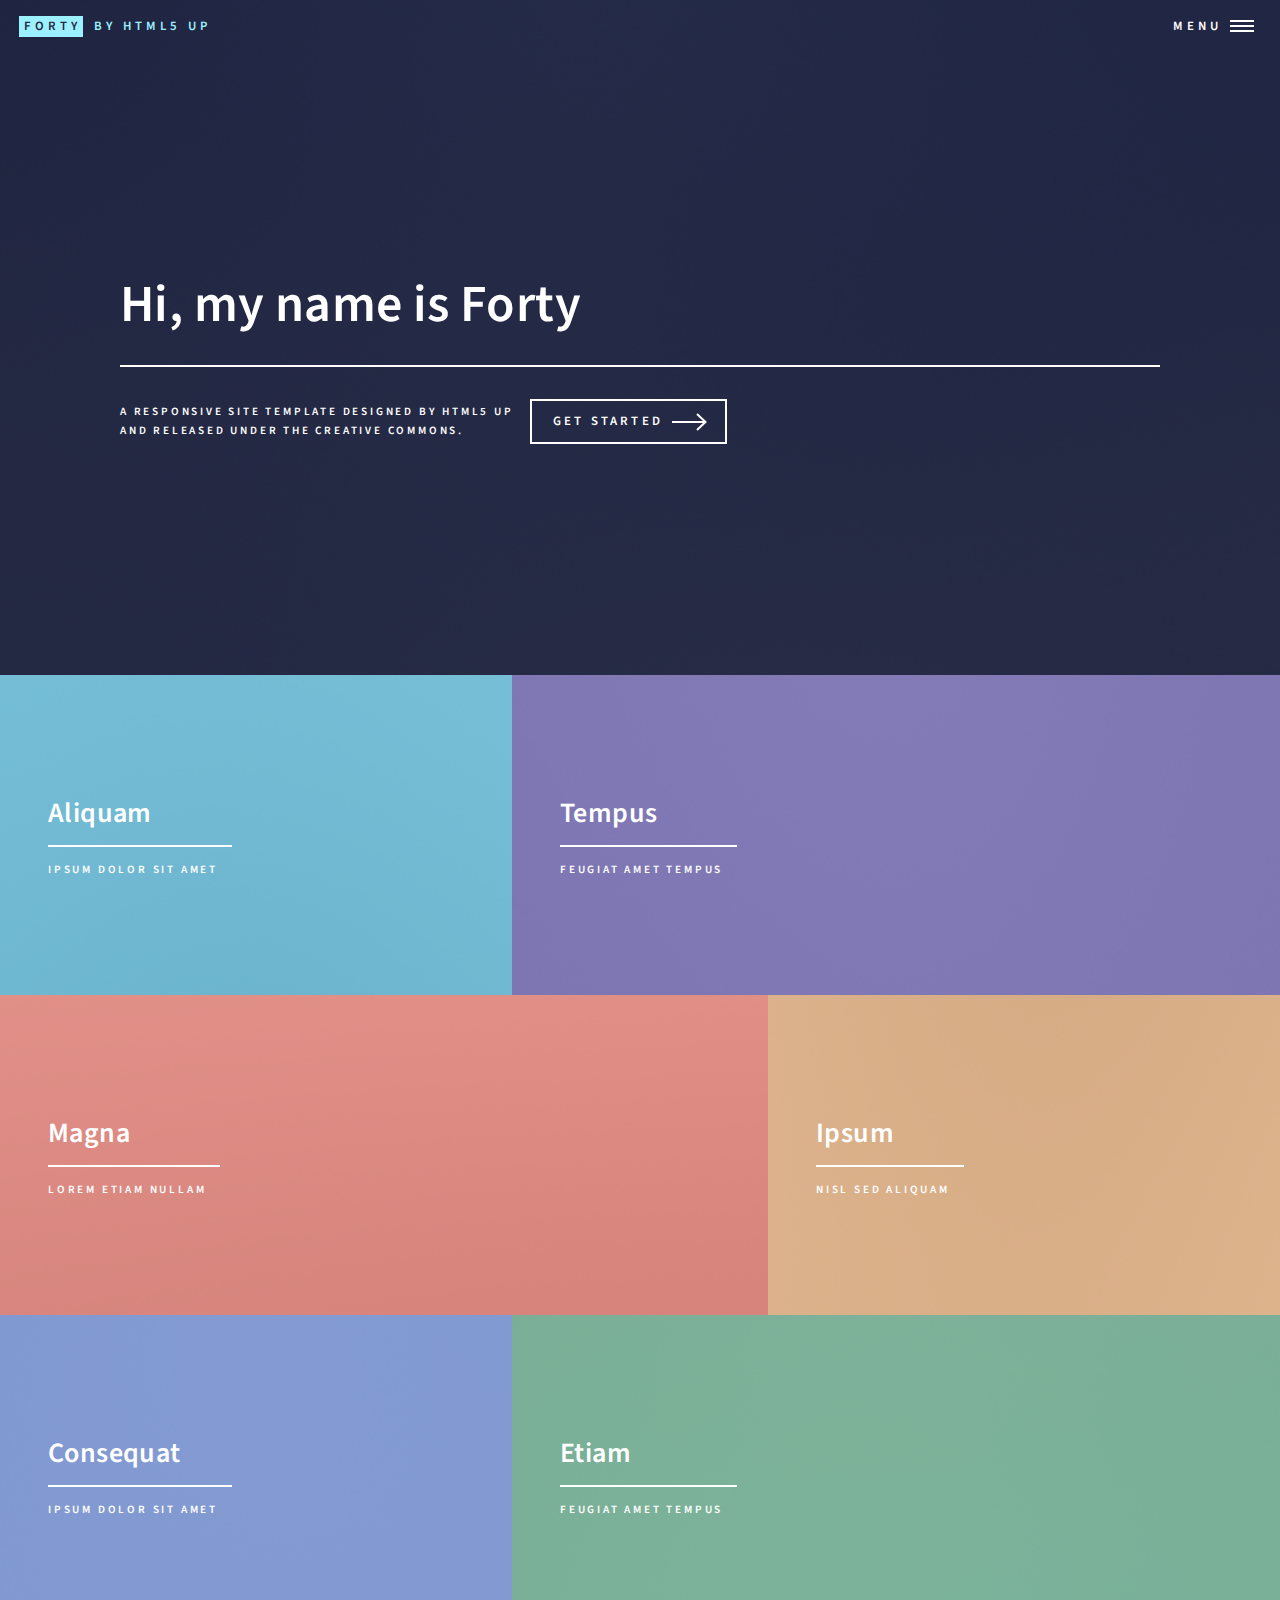
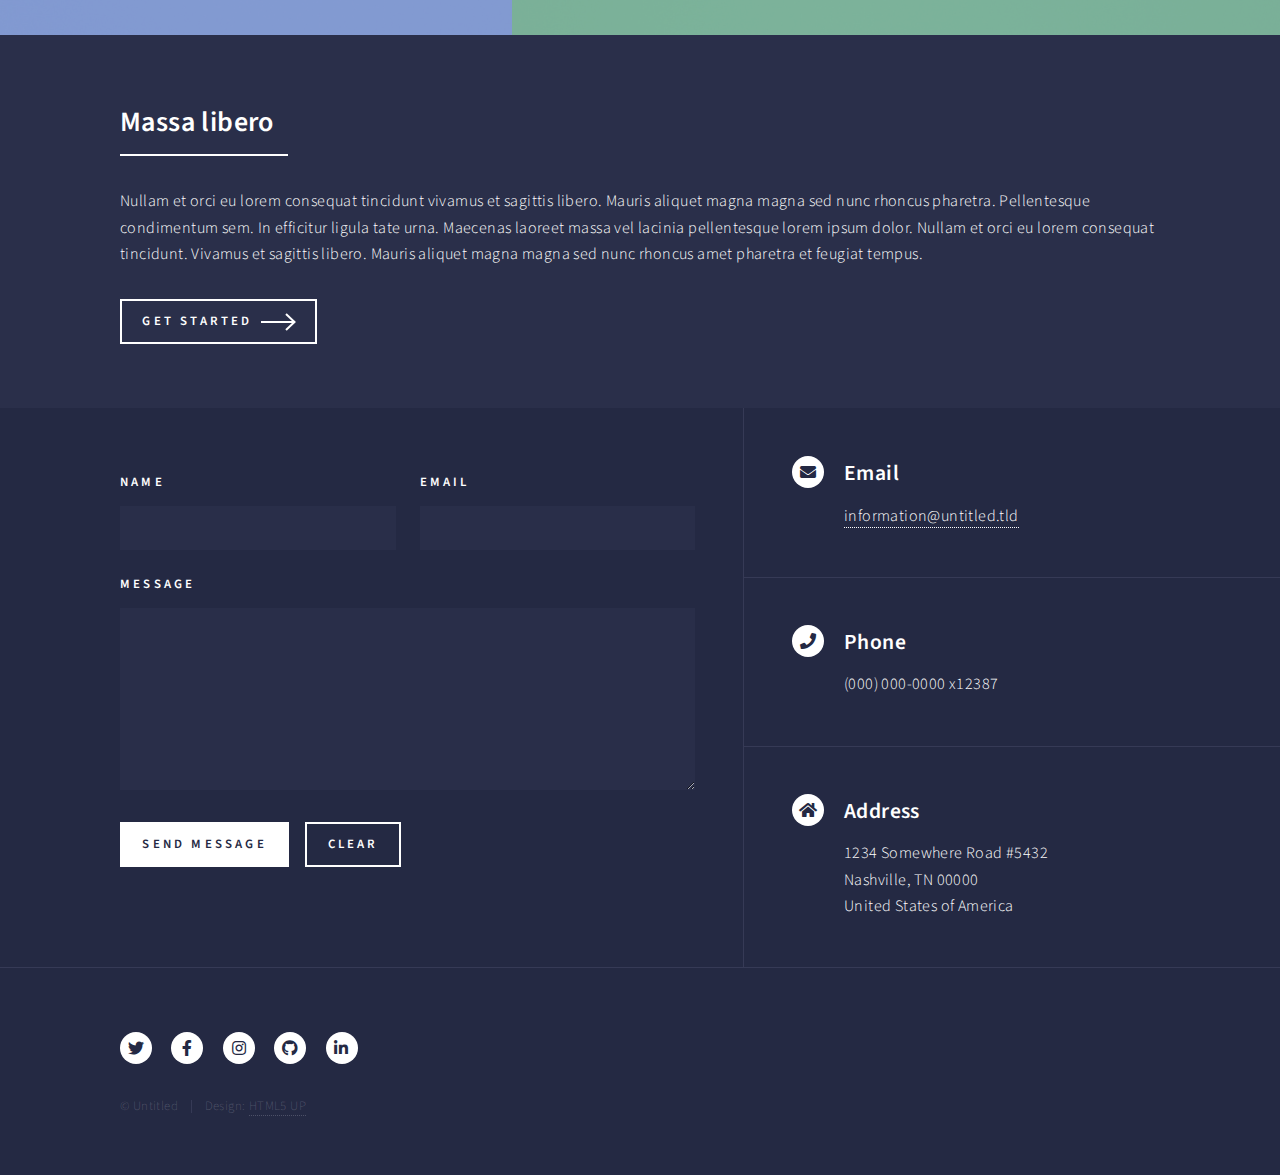
<file: index.html>
<!DOCTYPE HTML>
<!--
	Forty by HTML5 UP
	html5up.net | @ajlkn
	Free for personal and commercial use under the CCA 3.0 license (html5up.net/license)
-->
<html>
	<head>
		<title>Forty by HTML5 UP</title>
		<meta charset="utf-8" />
		<meta name="viewport" content="width=device-width, initial-scale=1, user-scalable=no" />
		<link rel="stylesheet" href="assets/css/main.css" />
		<noscript><link rel="stylesheet" href="assets/css/noscript.css" /></noscript>
	</head>
	<body class="is-preload">

		<!-- Wrapper -->
			<div id="wrapper">

				<!-- Header -->
					<header id="header" class="alt">
						<a href="index.html" class="logo"><strong>Forty</strong> <span>by HTML5 UP</span></a>
						<nav>
							<a href="#menu">Menu</a>
						</nav>
					</header>

				<!-- Menu -->
					<nav id="menu">
						<ul class="links">
							<li><a href="index.html">Home</a></li>
							<li><a href="landing.html">Landing</a></li>
							<li><a href="generic.html">Generic</a></li>
							<li><a href="elements.html">Elements</a></li>
						</ul>
						<ul class="actions stacked">
							<li><a href="#" class="button primary fit">Get Started</a></li>
							<li><a href="#" class="button fit">Log In</a></li>
						</ul>
					</nav>

				<!-- Banner -->
					<section id="banner" class="major">
						<div class="inner">
							<header class="major">
								<h1>Hi, my name is Forty</h1>
							</header>
							<div class="content">
								<p>A responsive site template designed by HTML5 UP<br />
								and released under the Creative Commons.</p>
								<ul class="actions">
									<li><a href="#one" class="button next scrolly">Get Started</a></li>
								</ul>
							</div>
						</div>
					</section>

				<!-- Main -->
					<div id="main">

						<!-- One -->
							<section id="one" class="tiles">
								<article>
									<span class="image">
										<img src="images/pic01.jpg" alt="" />
									</span>
									<header class="major">
										<h3><a href="landing.html" class="link">Aliquam</a></h3>
										<p>Ipsum dolor sit amet</p>
									</header>
								</article>
								<article>
									<span class="image">
										<img src="images/pic02.jpg" alt="" />
									</span>
									<header class="major">
										<h3><a href="landing.html" class="link">Tempus</a></h3>
										<p>feugiat amet tempus</p>
									</header>
								</article>
								<article>
									<span class="image">
										<img src="images/pic03.jpg" alt="" />
									</span>
									<header class="major">
										<h3><a href="landing.html" class="link">Magna</a></h3>
										<p>Lorem etiam nullam</p>
									</header>
								</article>
								<article>
									<span class="image">
										<img src="images/pic04.jpg" alt="" />
									</span>
									<header class="major">
										<h3><a href="landing.html" class="link">Ipsum</a></h3>
										<p>Nisl sed aliquam</p>
									</header>
								</article>
								<article>
									<span class="image">
										<img src="images/pic05.jpg" alt="" />
									</span>
									<header class="major">
										<h3><a href="landing.html" class="link">Consequat</a></h3>
										<p>Ipsum dolor sit amet</p>
									</header>
								</article>
								<article>
									<span class="image">
										<img src="images/pic06.jpg" alt="" />
									</span>
									<header class="major">
										<h3><a href="landing.html" class="link">Etiam</a></h3>
										<p>Feugiat amet tempus</p>
									</header>
								</article>
							</section>

						<!-- Two -->
							<section id="two">
								<div class="inner">
									<header class="major">
										<h2>Massa libero</h2>
									</header>
									<p>Nullam et orci eu lorem consequat tincidunt vivamus et sagittis libero. Mauris aliquet magna magna sed nunc rhoncus pharetra. Pellentesque condimentum sem. In efficitur ligula tate urna. Maecenas laoreet massa vel lacinia pellentesque lorem ipsum dolor. Nullam et orci eu lorem consequat tincidunt. Vivamus et sagittis libero. Mauris aliquet magna magna sed nunc rhoncus amet pharetra et feugiat tempus.</p>
									<ul class="actions">
										<li><a href="landing.html" class="button next">Get Started</a></li>
									</ul>
								</div>
							</section>

					</div>

				<!-- Contact -->
					<section id="contact">
						<div class="inner">
							<section>
								<form method="post" action="#">
									<div class="fields">
										<div class="field half">
											<label for="name">Name</label>
											<input type="text" name="name" id="name" />
										</div>
										<div class="field half">
											<label for="email">Email</label>
											<input type="text" name="email" id="email" />
										</div>
										<div class="field">
											<label for="message">Message</label>
											<textarea name="message" id="message" rows="6"></textarea>
										</div>
									</div>
									<ul class="actions">
										<li><input type="submit" value="Send Message" class="primary" /></li>
										<li><input type="reset" value="Clear" /></li>
									</ul>
								</form>
							</section>
							<section class="split">
								<section>
									<div class="contact-method">
										<span class="icon solid alt fa-envelope"></span>
										<h3>Email</h3>
										<a href="#">information@untitled.tld</a>
									</div>
								</section>
								<section>
									<div class="contact-method">
										<span class="icon solid alt fa-phone"></span>
										<h3>Phone</h3>
										<span>(000) 000-0000 x12387</span>
									</div>
								</section>
								<section>
									<div class="contact-method">
										<span class="icon solid alt fa-home"></span>
										<h3>Address</h3>
										<span>1234 Somewhere Road #5432<br />
										Nashville, TN 00000<br />
										United States of America</span>
									</div>
								</section>
							</section>
						</div>
					</section>

				<!-- Footer -->
					<footer id="footer">
						<div class="inner">
							<ul class="icons">
								<li><a href="#" class="icon brands alt fa-twitter"><span class="label">Twitter</span></a></li>
								<li><a href="#" class="icon brands alt fa-facebook-f"><span class="label">Facebook</span></a></li>
								<li><a href="#" class="icon brands alt fa-instagram"><span class="label">Instagram</span></a></li>
								<li><a href="#" class="icon brands alt fa-github"><span class="label">GitHub</span></a></li>
								<li><a href="#" class="icon brands alt fa-linkedin-in"><span class="label">LinkedIn</span></a></li>
							</ul>
							<ul class="copyright">
								<li>&copy; Untitled</li><li>Design: <a href="https://html5up.net">HTML5 UP</a></li>
							</ul>
						</div>
					</footer>

			</div>

		<!-- Scripts -->
			<script src="assets/js/jquery.min.js"></script>
			<script src="assets/js/jquery.scrolly.min.js"></script>
			<script src="assets/js/jquery.scrollex.min.js"></script>
			<script src="assets/js/browser.min.js"></script>
			<script src="assets/js/breakpoints.min.js"></script>
			<script src="assets/js/util.js"></script>
			<script src="assets/js/main.js"></script>

	</body>
</html>
</file>
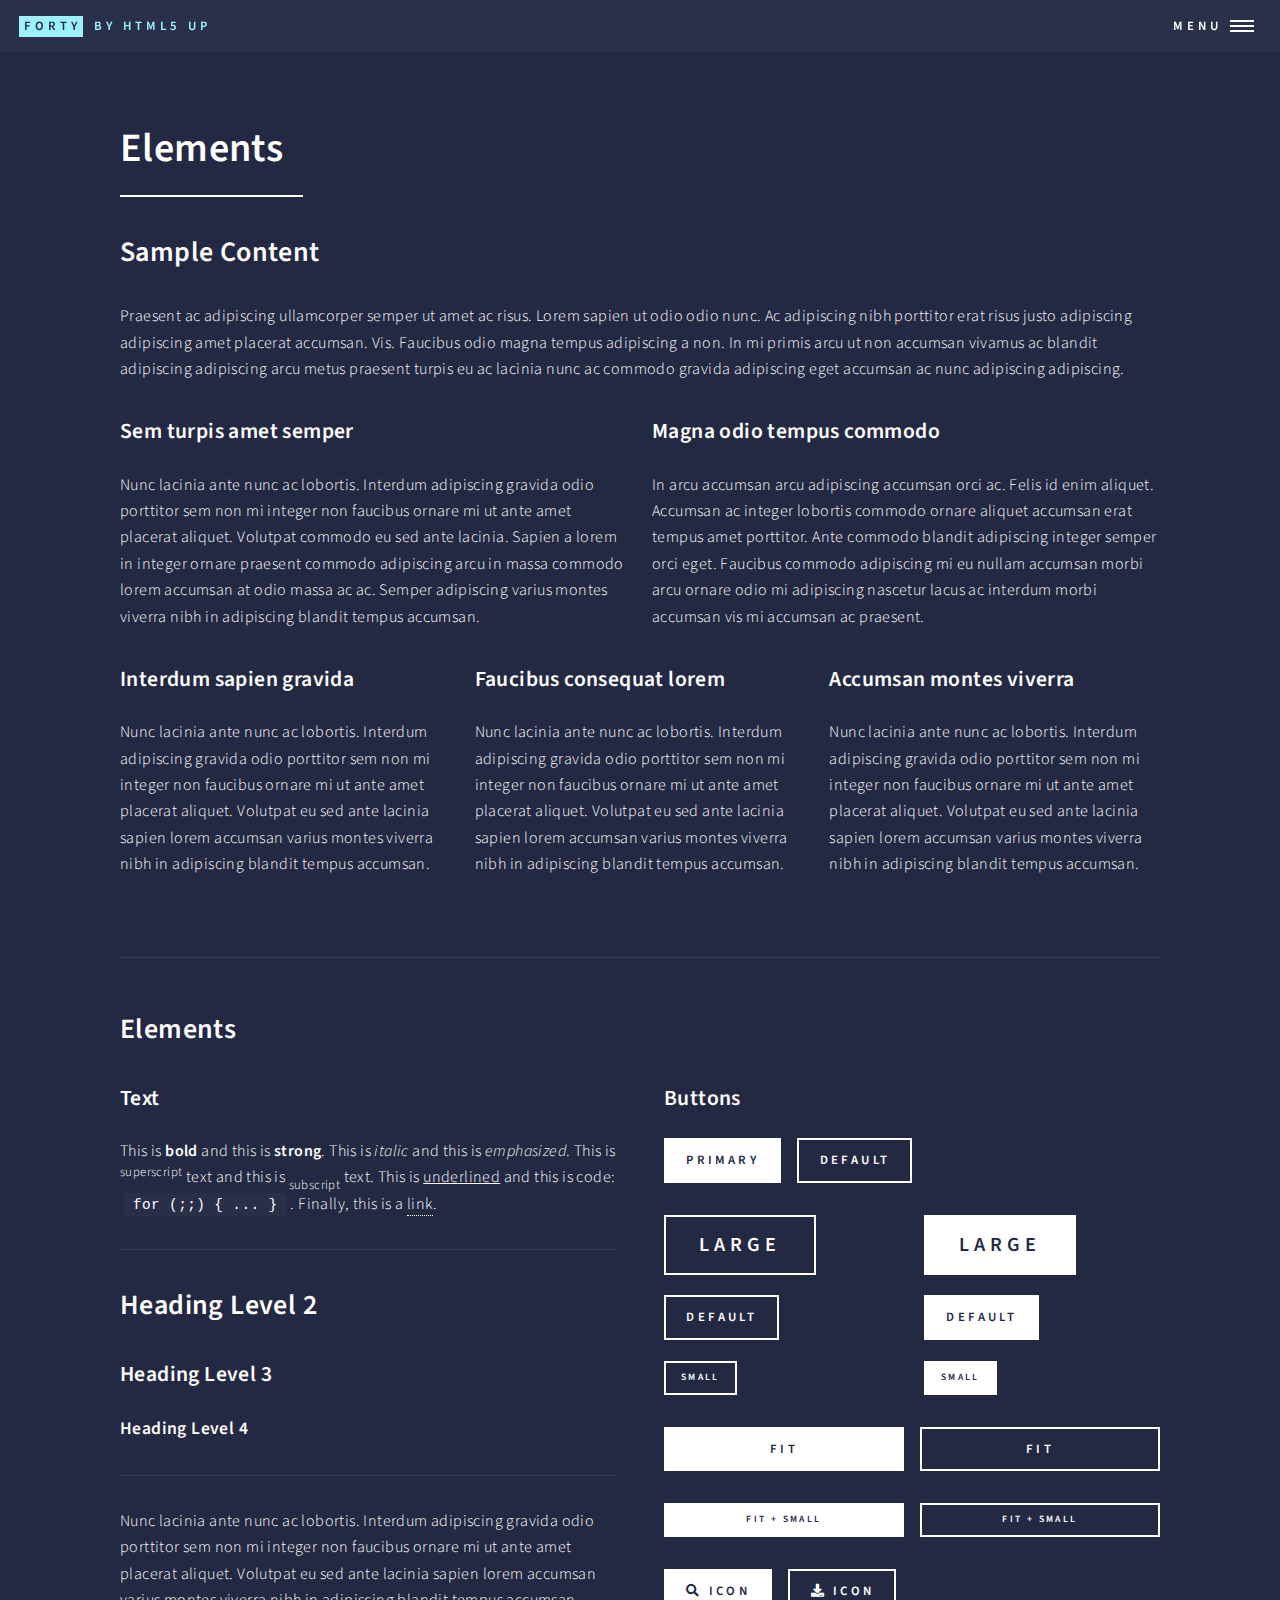
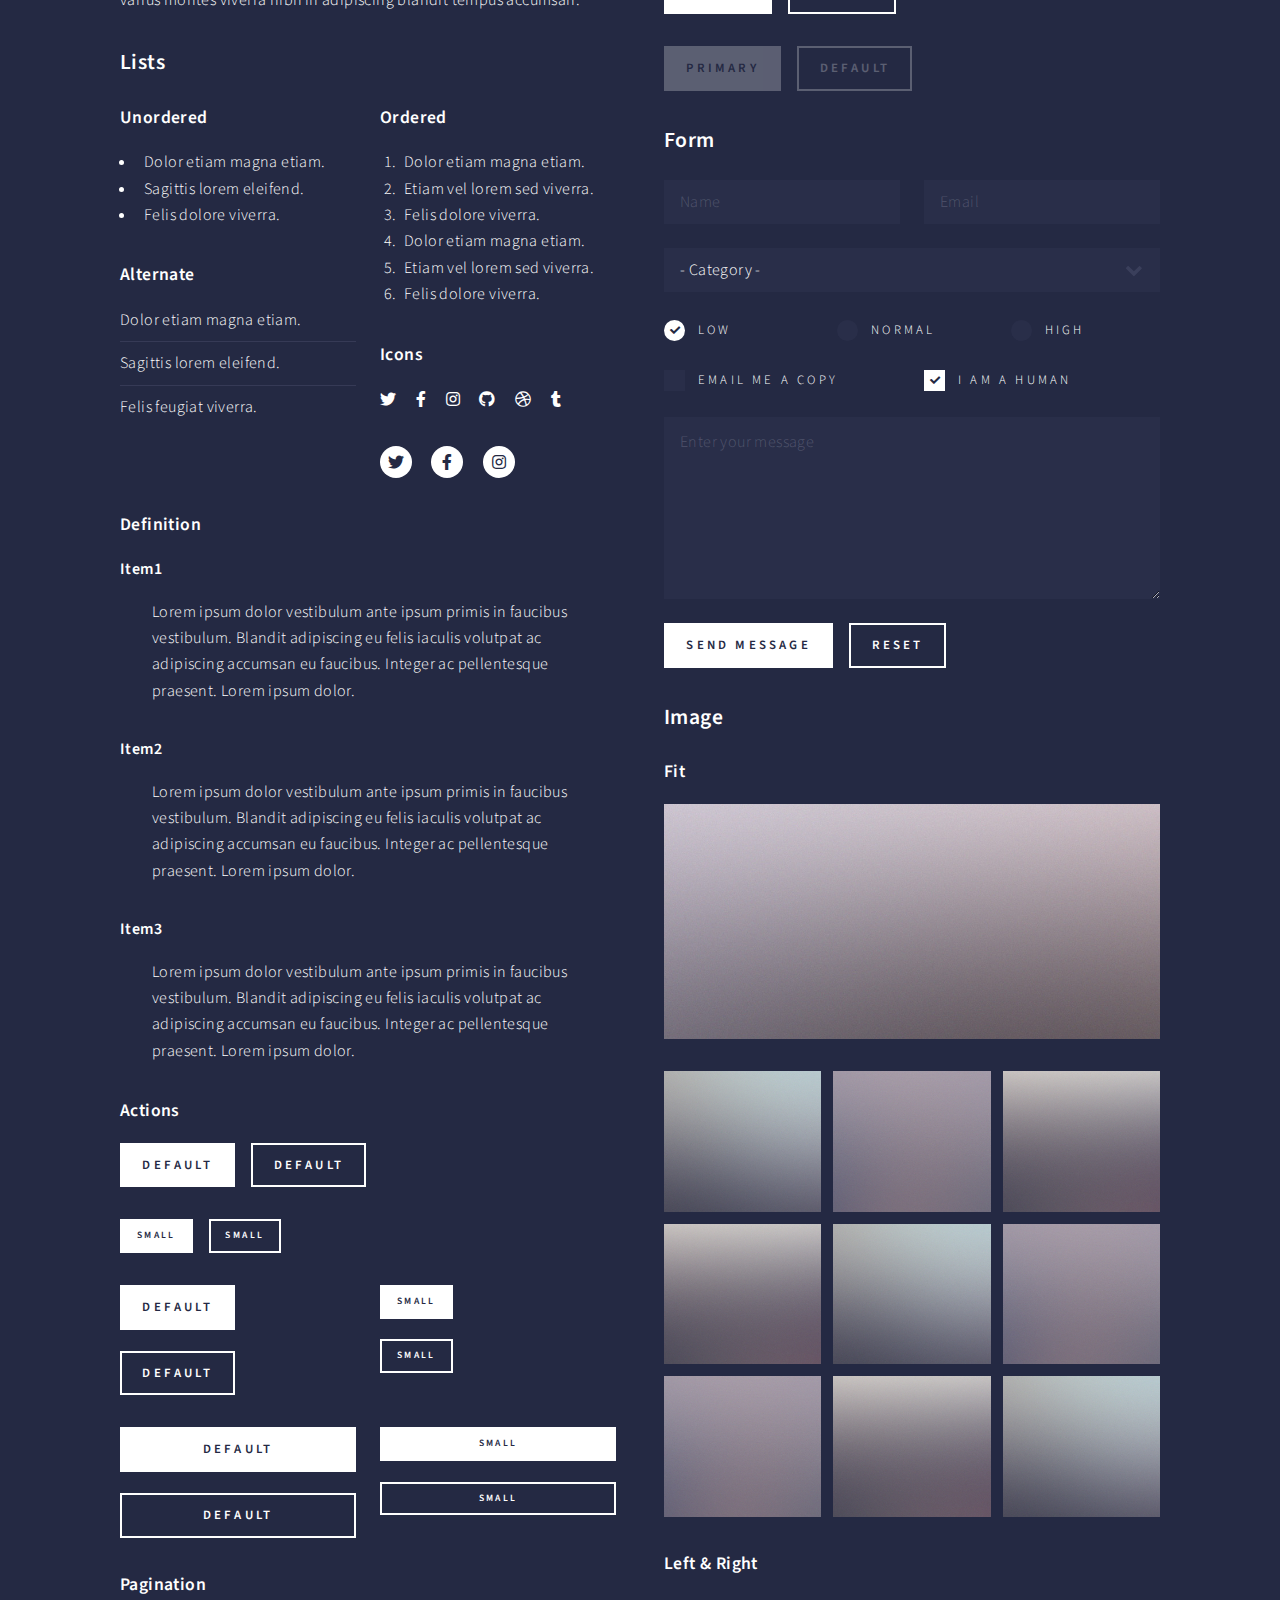
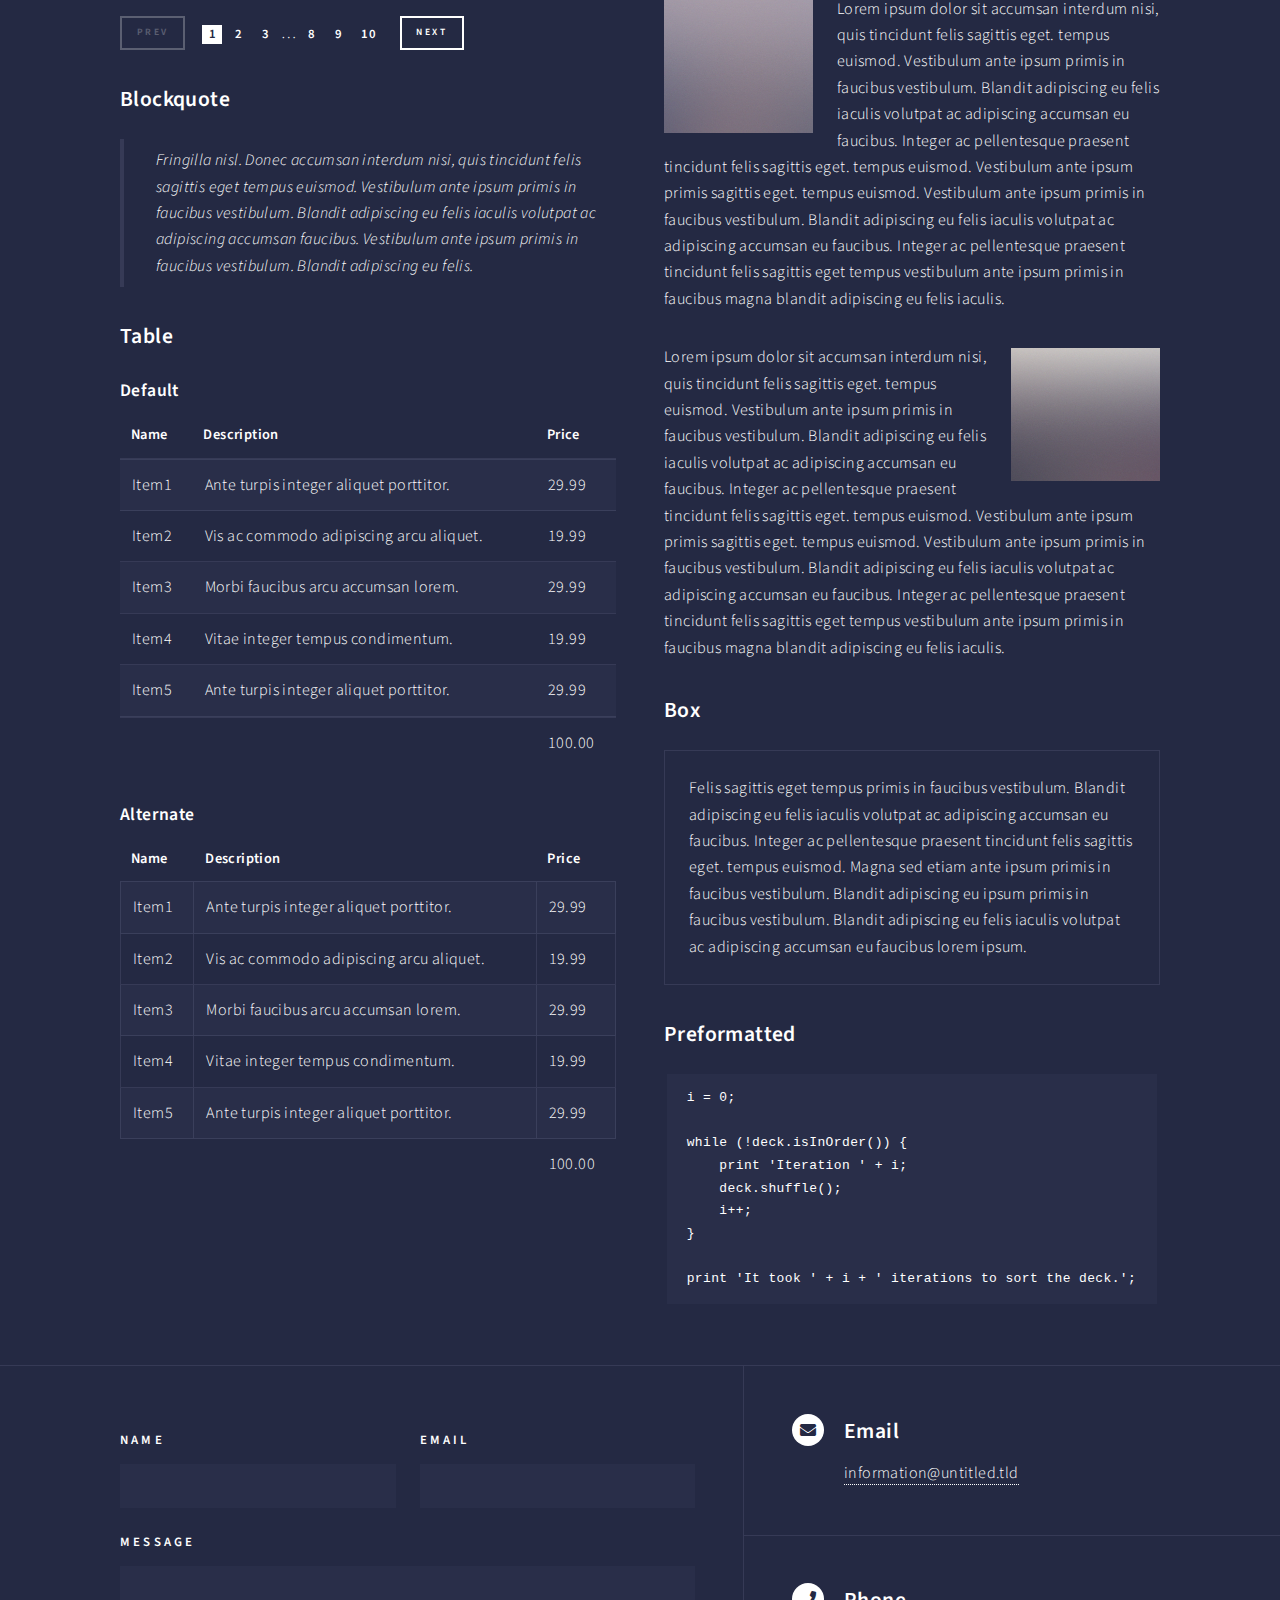
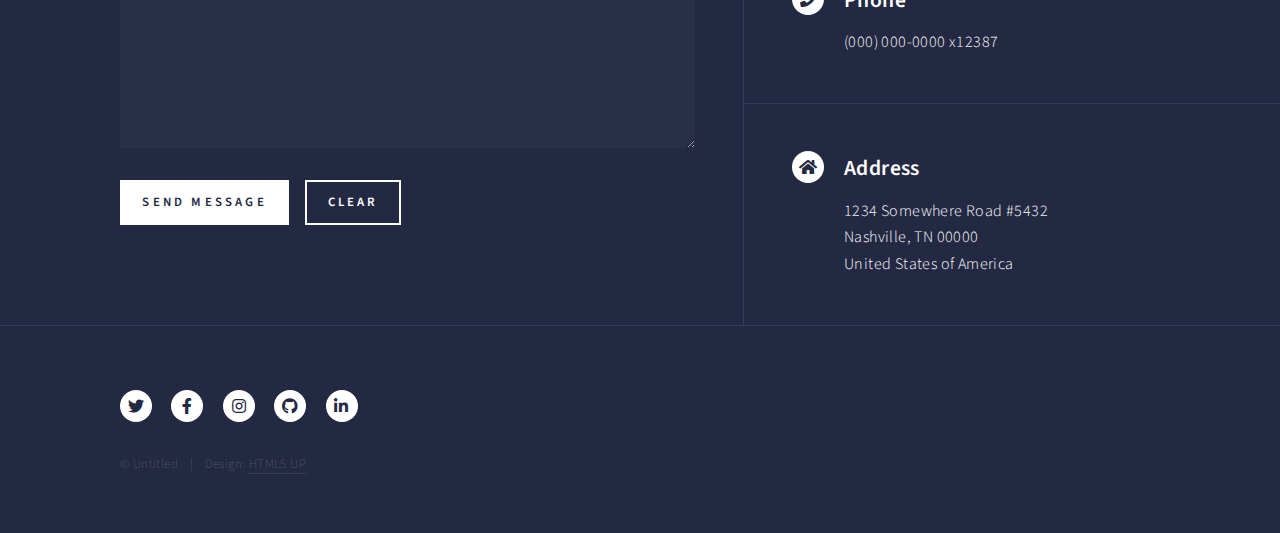
<file: elements.html>
<!DOCTYPE HTML>
<!--
	Forty by HTML5 UP
	html5up.net | @ajlkn
	Free for personal and commercial use under the CCA 3.0 license (html5up.net/license)
-->
<html>
	<head>
		<title>Elements - Forty by HTML5 UP</title>
		<meta charset="utf-8" />
		<meta name="viewport" content="width=device-width, initial-scale=1, user-scalable=no" />
		<link rel="stylesheet" href="assets/css/main.css" />
		<noscript><link rel="stylesheet" href="assets/css/noscript.css" /></noscript>
	</head>
	<body class="is-preload">

		<!-- Wrapper -->
			<div id="wrapper">

				<!-- Header -->
					<header id="header">
						<a href="index.html" class="logo"><strong>Forty</strong> <span>by HTML5 UP</span></a>
						<nav>
							<a href="#menu">Menu</a>
						</nav>
					</header>

				<!-- Menu -->
					<nav id="menu">
						<ul class="links">
							<li><a href="index.html">Home</a></li>
							<li><a href="landing.html">Landing</a></li>
							<li><a href="generic.html">Generic</a></li>
							<li><a href="elements.html">Elements</a></li>
						</ul>
						<ul class="actions stacked">
							<li><a href="#" class="button primary fit">Get Started</a></li>
							<li><a href="#" class="button fit">Log In</a></li>
						</ul>
					</nav>

				<!-- Main -->
					<div id="main" class="alt">

						<!-- One -->
							<section id="one">
								<div class="inner">
									<header class="major">
										<h1>Elements</h1>
									</header>

									<!-- Content -->
										<h2 id="content">Sample Content</h2>
										<p>Praesent ac adipiscing ullamcorper semper ut amet ac risus. Lorem sapien ut odio odio nunc. Ac adipiscing nibh porttitor erat risus justo adipiscing adipiscing amet placerat accumsan. Vis. Faucibus odio magna tempus adipiscing a non. In mi primis arcu ut non accumsan vivamus ac blandit adipiscing adipiscing arcu metus praesent turpis eu ac lacinia nunc ac commodo gravida adipiscing eget accumsan ac nunc adipiscing adipiscing.</p>
										<div class="row">
											<div class="col-6 col-12-small">
												<h3>Sem turpis amet semper</h3>
												<p>Nunc lacinia ante nunc ac lobortis. Interdum adipiscing gravida odio porttitor sem non mi integer non faucibus ornare mi ut ante amet placerat aliquet. Volutpat commodo eu sed ante lacinia. Sapien a lorem in integer ornare praesent commodo adipiscing arcu in massa commodo lorem accumsan at odio massa ac ac. Semper adipiscing varius montes viverra nibh in adipiscing blandit tempus accumsan.</p>
											</div>
											<div class="col-6 col-12-small">
												<h3>Magna odio tempus commodo</h3>
												<p>In arcu accumsan arcu adipiscing accumsan orci ac. Felis id enim aliquet. Accumsan ac integer lobortis commodo ornare aliquet accumsan erat tempus amet porttitor. Ante commodo blandit adipiscing integer semper orci eget. Faucibus commodo adipiscing mi eu nullam accumsan morbi arcu ornare odio mi adipiscing nascetur lacus ac interdum morbi accumsan vis mi accumsan ac praesent.</p>
											</div>
											<!-- Break -->
											<div class="col-4 col-12-medium">
												<h3>Interdum sapien gravida</h3>
												<p>Nunc lacinia ante nunc ac lobortis. Interdum adipiscing gravida odio porttitor sem non mi integer non faucibus ornare mi ut ante amet placerat aliquet. Volutpat eu sed ante lacinia sapien lorem accumsan varius montes viverra nibh in adipiscing blandit tempus accumsan.</p>
											</div>
											<div class="col-4 col-12-medium">
												<h3>Faucibus consequat lorem</h3>
												<p>Nunc lacinia ante nunc ac lobortis. Interdum adipiscing gravida odio porttitor sem non mi integer non faucibus ornare mi ut ante amet placerat aliquet. Volutpat eu sed ante lacinia sapien lorem accumsan varius montes viverra nibh in adipiscing blandit tempus accumsan.</p>
											</div>
											<div class="col-4 col-12-medium">
												<h3>Accumsan montes viverra</h3>
												<p>Nunc lacinia ante nunc ac lobortis. Interdum adipiscing gravida odio porttitor sem non mi integer non faucibus ornare mi ut ante amet placerat aliquet. Volutpat eu sed ante lacinia sapien lorem accumsan varius montes viverra nibh in adipiscing blandit tempus accumsan.</p>
											</div>
										</div>

									<hr class="major" />

									<!-- Elements -->
										<h2 id="elements">Elements</h2>
										<div class="row gtr-200">
											<div class="col-6 col-12-medium">

												<!-- Text stuff -->
													<h3>Text</h3>
													<p>This is <b>bold</b> and this is <strong>strong</strong>. This is <i>italic</i> and this is <em>emphasized</em>.
													This is <sup>superscript</sup> text and this is <sub>subscript</sub> text.
													This is <u>underlined</u> and this is code: <code>for (;;) { ... }</code>.
													Finally, this is a <a href="#">link</a>.</p>
													<hr />
													<h2>Heading Level 2</h2>
													<h3>Heading Level 3</h3>
													<h4>Heading Level 4</h4>
													<hr />
													<p>Nunc lacinia ante nunc ac lobortis. Interdum adipiscing gravida odio porttitor sem non mi integer non faucibus ornare mi ut ante amet placerat aliquet. Volutpat eu sed ante lacinia sapien lorem accumsan varius montes viverra nibh in adipiscing blandit tempus accumsan.</p>

												<!-- Lists -->
													<h3>Lists</h3>
													<div class="row">
														<div class="col-6 col-12-small">

															<h4>Unordered</h4>
															<ul>
																<li>Dolor etiam magna etiam.</li>
																<li>Sagittis lorem eleifend.</li>
																<li>Felis dolore viverra.</li>
															</ul>

															<h4>Alternate</h4>
															<ul class="alt">
																<li>Dolor etiam magna etiam.</li>
																<li>Sagittis lorem eleifend.</li>
																<li>Felis feugiat viverra.</li>
															</ul>

														</div>
														<div class="col-6 col-12-small">

															<h4>Ordered</h4>
															<ol>
																<li>Dolor etiam magna etiam.</li>
																<li>Etiam vel lorem sed viverra.</li>
																<li>Felis dolore viverra.</li>
																<li>Dolor etiam magna etiam.</li>
																<li>Etiam vel lorem sed viverra.</li>
																<li>Felis dolore viverra.</li>
															</ol>

															<h4>Icons</h4>
															<ul class="icons">
																<li><a href="#" class="icon brands fa-twitter"><span class="label">Twitter</span></a></li>
																<li><a href="#" class="icon brands fa-facebook-f"><span class="label">Facebook</span></a></li>
																<li><a href="#" class="icon brands fa-instagram"><span class="label">Instagram</span></a></li>
																<li><a href="#" class="icon brands fa-github"><span class="label">Github</span></a></li>
																<li><a href="#" class="icon brands fa-dribbble"><span class="label">Dribbble</span></a></li>
																<li><a href="#" class="icon brands fa-tumblr"><span class="label">Tumblr</span></a></li>
															</ul>
															<ul class="icons">
																<li><a href="#" class="icon brands alt fa-twitter"><span class="label">Twitter</span></a></li>
																<li><a href="#" class="icon brands alt fa-facebook-f"><span class="label">Facebook</span></a></li>
																<li><a href="#" class="icon brands alt fa-instagram"><span class="label">Instagram</span></a></li>
															</ul>

														</div>
													</div>
													<h4>Definition</h4>
													<dl>
														<dt>Item1</dt>
														<dd>
															<p>Lorem ipsum dolor vestibulum ante ipsum primis in faucibus vestibulum. Blandit adipiscing eu felis iaculis volutpat ac adipiscing accumsan eu faucibus. Integer ac pellentesque praesent. Lorem ipsum dolor.</p>
														</dd>
														<dt>Item2</dt>
														<dd>
															<p>Lorem ipsum dolor vestibulum ante ipsum primis in faucibus vestibulum. Blandit adipiscing eu felis iaculis volutpat ac adipiscing accumsan eu faucibus. Integer ac pellentesque praesent. Lorem ipsum dolor.</p>
														</dd>
														<dt>Item3</dt>
														<dd>
															<p>Lorem ipsum dolor vestibulum ante ipsum primis in faucibus vestibulum. Blandit adipiscing eu felis iaculis volutpat ac adipiscing accumsan eu faucibus. Integer ac pellentesque praesent. Lorem ipsum dolor.</p>
														</dd>
													</dl>

													<h4>Actions</h4>
													<ul class="actions">
														<li><a href="#" class="button primary">Default</a></li>
														<li><a href="#" class="button">Default</a></li>
													</ul>
													<ul class="actions small">
														<li><a href="#" class="button primary small">Small</a></li>
														<li><a href="#" class="button small">Small</a></li>
													</ul>
													<div class="row">
														<div class="col-6 col-12-small">
															<ul class="actions stacked">
																<li><a href="#" class="button primary">Default</a></li>
																<li><a href="#" class="button">Default</a></li>
															</ul>
														</div>
														<div class="col-6 col-12-small">
															<ul class="actions stacked">
																<li><a href="#" class="button primary small">Small</a></li>
																<li><a href="#" class="button small">Small</a></li>
															</ul>
														</div>
														<div class="col-6 col-12-small">
															<ul class="actions stacked">
																<li><a href="#" class="button primary fit">Default</a></li>
																<li><a href="#" class="button fit">Default</a></li>
															</ul>
														</div>
														<div class="col-6 col-12-small">
															<ul class="actions stacked">
																<li><a href="#" class="button primary small fit">Small</a></li>
																<li><a href="#" class="button small fit">Small</a></li>
															</ul>
														</div>
													</div>

													<h4>Pagination</h4>
													<ul class="pagination">
														<li><span class="button small disabled">Prev</span></li>
														<li><a href="#" class="page active">1</a></li>
														<li><a href="#" class="page">2</a></li>
														<li><a href="#" class="page">3</a></li>
														<li><span>&hellip;</span></li>
														<li><a href="#" class="page">8</a></li>
														<li><a href="#" class="page">9</a></li>
														<li><a href="#" class="page">10</a></li>
														<li><a href="#" class="button small">Next</a></li>
													</ul>

												<!-- Blockquote -->
													<h3>Blockquote</h3>
													<blockquote>Fringilla nisl. Donec accumsan interdum nisi, quis tincidunt felis sagittis eget tempus euismod. Vestibulum ante ipsum primis in faucibus vestibulum. Blandit adipiscing eu felis iaculis volutpat ac adipiscing accumsan faucibus. Vestibulum ante ipsum primis in faucibus vestibulum. Blandit adipiscing eu felis.</blockquote>

												<!-- Table -->
													<h3>Table</h3>

													<h4>Default</h4>
													<div class="table-wrapper">
														<table>
															<thead>
																<tr>
																	<th>Name</th>
																	<th>Description</th>
																	<th>Price</th>
																</tr>
															</thead>
															<tbody>
																<tr>
																	<td>Item1</td>
																	<td>Ante turpis integer aliquet porttitor.</td>
																	<td>29.99</td>
																</tr>
																<tr>
																	<td>Item2</td>
																	<td>Vis ac commodo adipiscing arcu aliquet.</td>
																	<td>19.99</td>
																</tr>
																<tr>
																	<td>Item3</td>
																	<td> Morbi faucibus arcu accumsan lorem.</td>
																	<td>29.99</td>
																</tr>
																<tr>
																	<td>Item4</td>
																	<td>Vitae integer tempus condimentum.</td>
																	<td>19.99</td>
																</tr>
																<tr>
																	<td>Item5</td>
																	<td>Ante turpis integer aliquet porttitor.</td>
																	<td>29.99</td>
																</tr>
															</tbody>
															<tfoot>
																<tr>
																	<td colspan="2"></td>
																	<td>100.00</td>
																</tr>
															</tfoot>
														</table>
													</div>

													<h4>Alternate</h4>
													<div class="table-wrapper">
														<table class="alt">
															<thead>
																<tr>
																	<th>Name</th>
																	<th>Description</th>
																	<th>Price</th>
																</tr>
															</thead>
															<tbody>
																<tr>
																	<td>Item1</td>
																	<td>Ante turpis integer aliquet porttitor.</td>
																	<td>29.99</td>
																</tr>
																<tr>
																	<td>Item2</td>
																	<td>Vis ac commodo adipiscing arcu aliquet.</td>
																	<td>19.99</td>
																</tr>
																<tr>
																	<td>Item3</td>
																	<td> Morbi faucibus arcu accumsan lorem.</td>
																	<td>29.99</td>
																</tr>
																<tr>
																	<td>Item4</td>
																	<td>Vitae integer tempus condimentum.</td>
																	<td>19.99</td>
																</tr>
																<tr>
																	<td>Item5</td>
																	<td>Ante turpis integer aliquet porttitor.</td>
																	<td>29.99</td>
																</tr>
															</tbody>
															<tfoot>
																<tr>
																	<td colspan="2"></td>
																	<td>100.00</td>
																</tr>
															</tfoot>
														</table>
													</div>

											</div>
											<div class="col-6 col-12-medium">

												<!-- Buttons -->
													<h3>Buttons</h3>
													<ul class="actions">
														<li><a href="#" class="button primary">Primary</a></li>
														<li><a href="#" class="button">Default</a></li>
													</ul>
													<div class="row">
														<div class="col-6 col-12-xsmall">
															<ul class="actions stacked">
																<li><a href="#" class="button large">Large</a></li>
																<li><a href="#" class="button">Default</a></li>
																<li><a href="#" class="button small">Small</a></li>
															</ul>
														</div>
														<div class="col-6 col-12-xsmall">
															<ul class="actions stacked">
																<li><a href="#" class="button primary large">Large</a></li>
																<li><a href="#" class="button primary">Default</a></li>
																<li><a href="#" class="button primary small">Small</a></li>
															</ul>
														</div>
													</div>
													<ul class="actions fit">
														<li><a href="#" class="button primary fit">Fit</a></li>
														<li><a href="#" class="button fit">Fit</a></li>
													</ul>
													<ul class="actions fit small">
														<li><a href="#" class="button primary fit small">Fit + Small</a></li>
														<li><a href="#" class="button fit small">Fit + Small</a></li>
													</ul>
													<ul class="actions">
														<li><a href="#" class="button primary icon solid fa-search">Icon</a></li>
														<li><a href="#" class="button icon solid fa-download">Icon</a></li>
													</ul>
													<ul class="actions">
														<li><span class="button primary disabled">Primary</span></li>
														<li><span class="button disabled">Default</span></li>
													</ul>

												<!-- Form -->
													<h3>Form</h3>

													<form method="post" action="#">
														<div class="row gtr-uniform">
															<div class="col-6 col-12-xsmall">
																<input type="text" name="demo-name" id="demo-name" value="" placeholder="Name" />
															</div>
															<div class="col-6 col-12-xsmall">
																<input type="email" name="demo-email" id="demo-email" value="" placeholder="Email" />
															</div>
															<!-- Break -->
															<div class="col-12">
																<select name="demo-category" id="demo-category">
																	<option value="">- Category -</option>
																	<option value="1">Manufacturing</option>
																	<option value="1">Shipping</option>
																	<option value="1">Administration</option>
																	<option value="1">Human Resources</option>
																</select>
															</div>
															<!-- Break -->
															<div class="col-4 col-12-small">
																<input type="radio" id="demo-priority-low" name="demo-priority" checked>
																<label for="demo-priority-low">Low</label>
															</div>
															<div class="col-4 col-12-small">
																<input type="radio" id="demo-priority-normal" name="demo-priority">
																<label for="demo-priority-normal">Normal</label>
															</div>
															<div class="col-4 col-12-small">
																<input type="radio" id="demo-priority-high" name="demo-priority">
																<label for="demo-priority-high">High</label>
															</div>
															<!-- Break -->
															<div class="col-6 col-12-small">
																<input type="checkbox" id="demo-copy" name="demo-copy">
																<label for="demo-copy">Email me a copy</label>
															</div>
															<div class="col-6 col-12-small">
																<input type="checkbox" id="demo-human" name="demo-human" checked>
																<label for="demo-human">I am a human</label>
															</div>
															<!-- Break -->
															<div class="col-12">
																<textarea name="demo-message" id="demo-message" placeholder="Enter your message" rows="6"></textarea>
															</div>
															<!-- Break -->
															<div class="col-12">
																<ul class="actions">
																	<li><input type="submit" value="Send Message" class="primary" /></li>
																	<li><input type="reset" value="Reset" /></li>
																</ul>
															</div>
														</div>
													</form>

												<!-- Image -->
													<h3>Image</h3>

													<h4>Fit</h4>
													<span class="image fit"><img src="images/pic03.jpg" alt="" /></span>
													<div class="box alt">
														<div class="row gtr-50 gtr-uniform">
															<div class="col-4"><span class="image fit"><img src="images/pic08.jpg" alt="" /></span></div>
															<div class="col-4"><span class="image fit"><img src="images/pic09.jpg" alt="" /></span></div>
															<div class="col-4"><span class="image fit"><img src="images/pic10.jpg" alt="" /></span></div>
															<!-- Break -->
															<div class="col-4"><span class="image fit"><img src="images/pic10.jpg" alt="" /></span></div>
															<div class="col-4"><span class="image fit"><img src="images/pic08.jpg" alt="" /></span></div>
															<div class="col-4"><span class="image fit"><img src="images/pic09.jpg" alt="" /></span></div>
															<!-- Break -->
															<div class="col-4"><span class="image fit"><img src="images/pic09.jpg" alt="" /></span></div>
															<div class="col-4"><span class="image fit"><img src="images/pic10.jpg" alt="" /></span></div>
															<div class="col-4"><span class="image fit"><img src="images/pic08.jpg" alt="" /></span></div>
														</div>
													</div>

													<h4>Left &amp; Right</h4>
													<p><span class="image left"><img src="images/pic09.jpg" alt="" /></span>Lorem ipsum dolor sit accumsan interdum nisi, quis tincidunt felis sagittis eget. tempus euismod. Vestibulum ante ipsum primis in faucibus vestibulum. Blandit adipiscing eu felis iaculis volutpat ac adipiscing accumsan eu faucibus. Integer ac pellentesque praesent tincidunt felis sagittis eget. tempus euismod. Vestibulum ante ipsum primis sagittis eget. tempus euismod. Vestibulum ante ipsum primis in faucibus vestibulum. Blandit adipiscing eu felis iaculis volutpat ac adipiscing accumsan eu faucibus. Integer ac pellentesque praesent tincidunt felis sagittis eget tempus vestibulum ante ipsum primis in faucibus magna blandit adipiscing eu felis iaculis.</p>
													<p><span class="image right"><img src="images/pic10.jpg" alt="" /></span>Lorem ipsum dolor sit accumsan interdum nisi, quis tincidunt felis sagittis eget. tempus euismod. Vestibulum ante ipsum primis in faucibus vestibulum. Blandit adipiscing eu felis iaculis volutpat ac adipiscing accumsan eu faucibus. Integer ac pellentesque praesent tincidunt felis sagittis eget. tempus euismod. Vestibulum ante ipsum primis sagittis eget. tempus euismod. Vestibulum ante ipsum primis in faucibus vestibulum. Blandit adipiscing eu felis iaculis volutpat ac adipiscing accumsan eu faucibus. Integer ac pellentesque praesent tincidunt felis sagittis eget tempus vestibulum ante ipsum primis in faucibus magna blandit adipiscing eu felis iaculis.</p>

												<!-- Box -->
													<h3>Box</h3>
													<div class="box">
														<p>Felis sagittis eget tempus primis in faucibus vestibulum. Blandit adipiscing eu felis iaculis volutpat ac adipiscing accumsan eu faucibus. Integer ac pellentesque praesent tincidunt felis sagittis eget. tempus euismod. Magna sed etiam ante ipsum primis in faucibus vestibulum. Blandit adipiscing eu ipsum primis in faucibus vestibulum. Blandit adipiscing eu felis iaculis volutpat ac adipiscing accumsan eu faucibus lorem ipsum.</p>
													</div>

												<!-- Preformatted Code -->
													<h3>Preformatted</h3>
													<pre><code>i = 0;

while (!deck.isInOrder()) {
    print 'Iteration ' + i;
    deck.shuffle();
    i++;
}

print 'It took ' + i + ' iterations to sort the deck.';
</code></pre>

											</div>
										</div>

								</div>
							</section>

					</div>

				<!-- Contact -->
					<section id="contact">
						<div class="inner">
							<section>
								<form method="post" action="#">
									<div class="fields">
										<div class="field half">
											<label for="name">Name</label>
											<input type="text" name="name" id="name" />
										</div>
										<div class="field half">
											<label for="email">Email</label>
											<input type="text" name="email" id="email" />
										</div>
										<div class="field">
											<label for="message">Message</label>
											<textarea name="message" id="message" rows="6"></textarea>
										</div>
									</div>
									<ul class="actions">
										<li><input type="submit" value="Send Message" class="primary" /></li>
										<li><input type="reset" value="Clear" /></li>
									</ul>
								</form>
							</section>
							<section class="split">
								<section>
									<div class="contact-method">
										<span class="icon solid alt fa-envelope"></span>
										<h3>Email</h3>
										<a href="#">information@untitled.tld</a>
									</div>
								</section>
								<section>
									<div class="contact-method">
										<span class="icon solid alt fa-phone"></span>
										<h3>Phone</h3>
										<span>(000) 000-0000 x12387</span>
									</div>
								</section>
								<section>
									<div class="contact-method">
										<span class="icon solid alt fa-home"></span>
										<h3>Address</h3>
										<span>1234 Somewhere Road #5432<br />
										Nashville, TN 00000<br />
										United States of America</span>
									</div>
								</section>
							</section>
						</div>
					</section>

				<!-- Footer -->
					<footer id="footer">
						<div class="inner">
							<ul class="icons">
								<li><a href="#" class="icon brands alt fa-twitter"><span class="label">Twitter</span></a></li>
								<li><a href="#" class="icon brands alt fa-facebook-f"><span class="label">Facebook</span></a></li>
								<li><a href="#" class="icon brands alt fa-instagram"><span class="label">Instagram</span></a></li>
								<li><a href="#" class="icon brands alt fa-github"><span class="label">GitHub</span></a></li>
								<li><a href="#" class="icon brands alt fa-linkedin-in"><span class="label">LinkedIn</span></a></li>
							</ul>
							<ul class="copyright">
								<li>&copy; Untitled</li><li>Design: <a href="https://html5up.net">HTML5 UP</a></li>
							</ul>
						</div>
					</footer>

			</div>

		<!-- Scripts -->
			<script src="assets/js/jquery.min.js"></script>
			<script src="assets/js/jquery.scrolly.min.js"></script>
			<script src="assets/js/jquery.scrollex.min.js"></script>
			<script src="assets/js/browser.min.js"></script>
			<script src="assets/js/breakpoints.min.js"></script>
			<script src="assets/js/util.js"></script>
			<script src="assets/js/main.js"></script>

	</body>
</html>
</file>
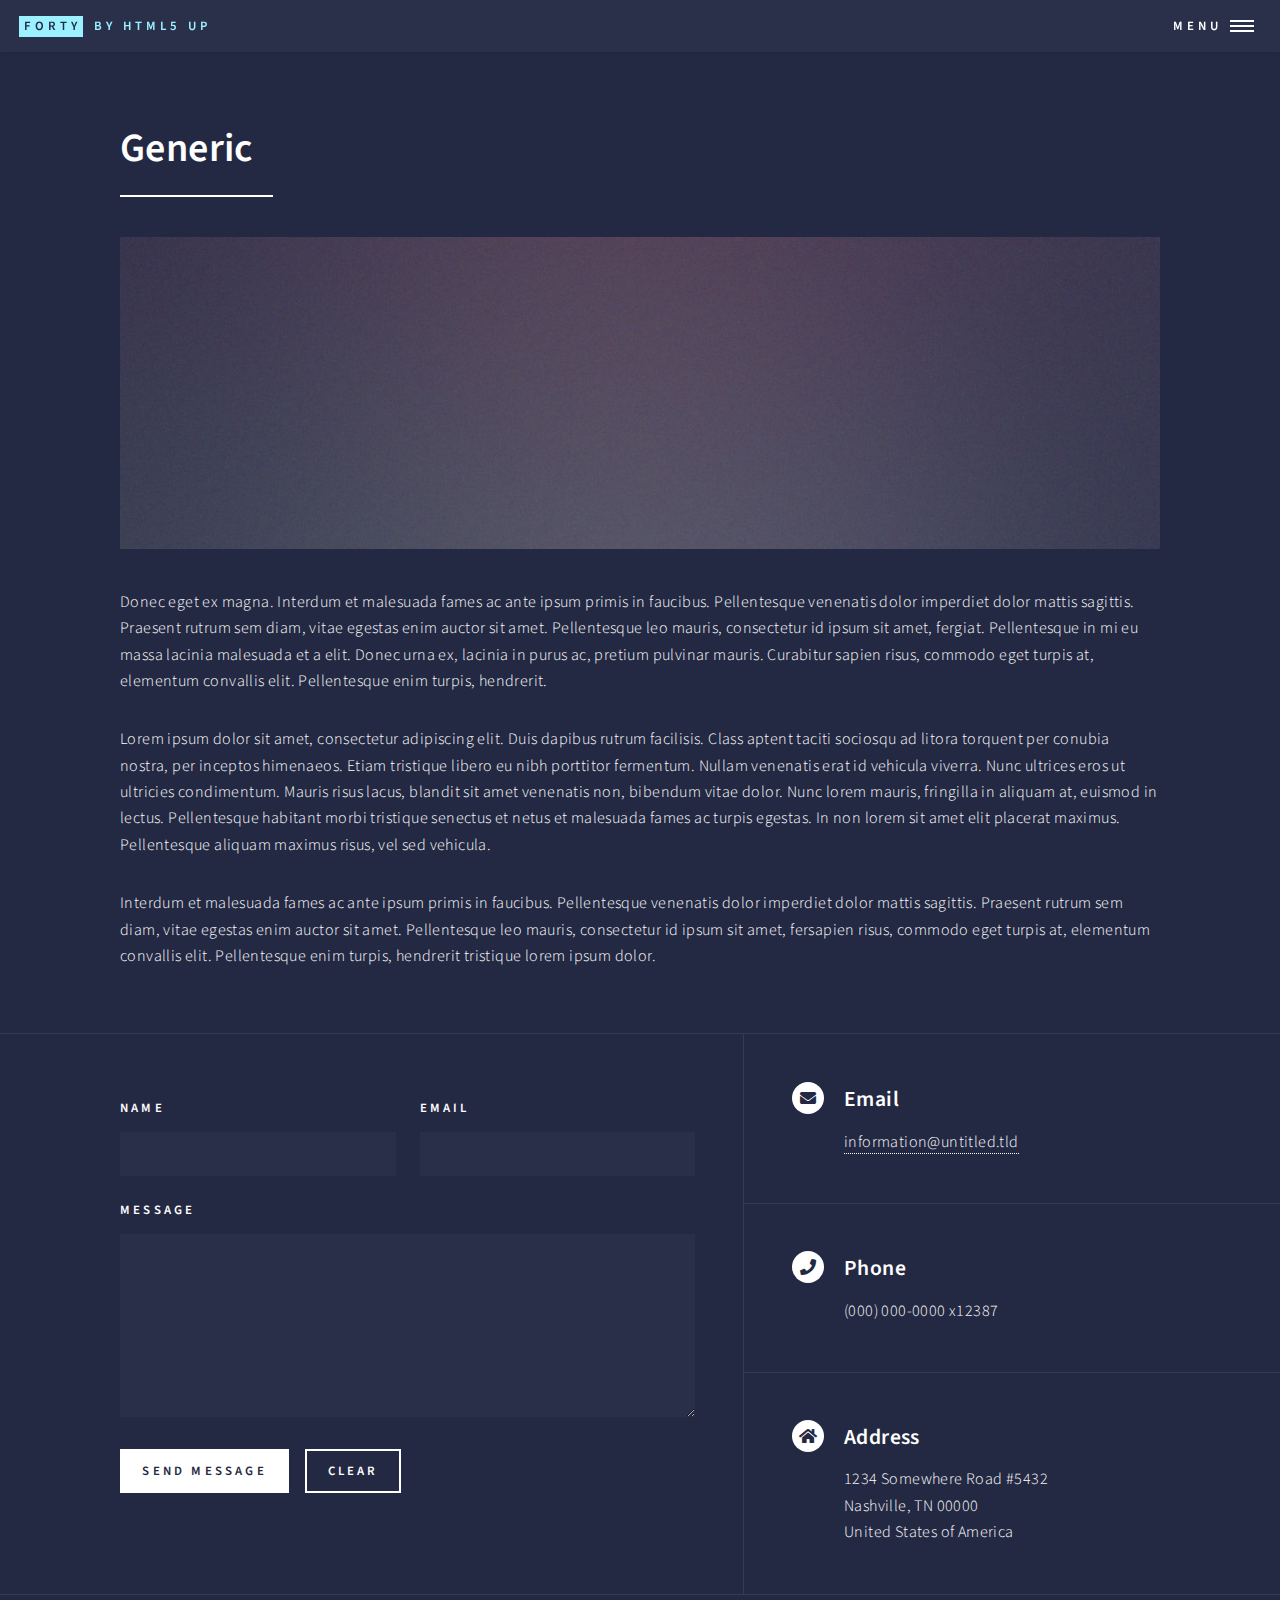
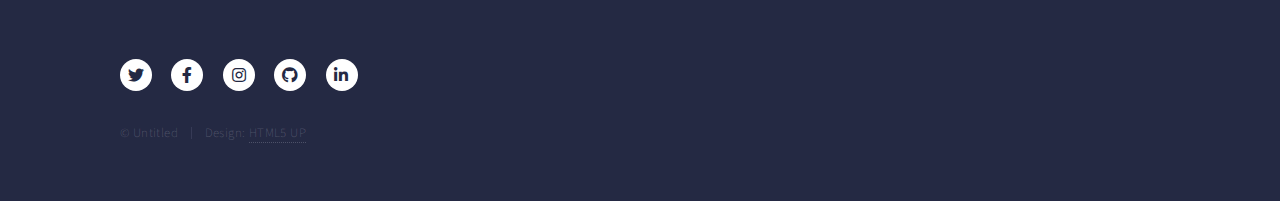
<file: generic.html>
<!DOCTYPE HTML>
<!--
	Forty by HTML5 UP
	html5up.net | @ajlkn
	Free for personal and commercial use under the CCA 3.0 license (html5up.net/license)
-->
<html>
	<head>
		<title>Generic - Forty by HTML5 UP</title>
		<meta charset="utf-8" />
		<meta name="viewport" content="width=device-width, initial-scale=1, user-scalable=no" />
		<link rel="stylesheet" href="assets/css/main.css" />
		<noscript><link rel="stylesheet" href="assets/css/noscript.css" /></noscript>
	</head>
	<body class="is-preload">

		<!-- Wrapper -->
			<div id="wrapper">

				<!-- Header -->
					<header id="header">
						<a href="index.html" class="logo"><strong>Forty</strong> <span>by HTML5 UP</span></a>
						<nav>
							<a href="#menu">Menu</a>
						</nav>
					</header>

				<!-- Menu -->
					<nav id="menu">
						<ul class="links">
							<li><a href="index.html">Home</a></li>
							<li><a href="landing.html">Landing</a></li>
							<li><a href="generic.html">Generic</a></li>
							<li><a href="elements.html">Elements</a></li>
						</ul>
						<ul class="actions stacked">
							<li><a href="#" class="button primary fit">Get Started</a></li>
							<li><a href="#" class="button fit">Log In</a></li>
						</ul>
					</nav>

				<!-- Main -->
					<div id="main" class="alt">

						<!-- One -->
							<section id="one">
								<div class="inner">
									<header class="major">
										<h1>Generic</h1>
									</header>
									<span class="image main"><img src="images/pic11.jpg" alt="" /></span>
									<p>Donec eget ex magna. Interdum et malesuada fames ac ante ipsum primis in faucibus. Pellentesque venenatis dolor imperdiet dolor mattis sagittis. Praesent rutrum sem diam, vitae egestas enim auctor sit amet. Pellentesque leo mauris, consectetur id ipsum sit amet, fergiat. Pellentesque in mi eu massa lacinia malesuada et a elit. Donec urna ex, lacinia in purus ac, pretium pulvinar mauris. Curabitur sapien risus, commodo eget turpis at, elementum convallis elit. Pellentesque enim turpis, hendrerit.</p>
									<p>Lorem ipsum dolor sit amet, consectetur adipiscing elit. Duis dapibus rutrum facilisis. Class aptent taciti sociosqu ad litora torquent per conubia nostra, per inceptos himenaeos. Etiam tristique libero eu nibh porttitor fermentum. Nullam venenatis erat id vehicula viverra. Nunc ultrices eros ut ultricies condimentum. Mauris risus lacus, blandit sit amet venenatis non, bibendum vitae dolor. Nunc lorem mauris, fringilla in aliquam at, euismod in lectus. Pellentesque habitant morbi tristique senectus et netus et malesuada fames ac turpis egestas. In non lorem sit amet elit placerat maximus. Pellentesque aliquam maximus risus, vel sed vehicula.</p>
									<p>Interdum et malesuada fames ac ante ipsum primis in faucibus. Pellentesque venenatis dolor imperdiet dolor mattis sagittis. Praesent rutrum sem diam, vitae egestas enim auctor sit amet. Pellentesque leo mauris, consectetur id ipsum sit amet, fersapien risus, commodo eget turpis at, elementum convallis elit. Pellentesque enim turpis, hendrerit tristique lorem ipsum dolor.</p>
								</div>
							</section>

					</div>

				<!-- Contact -->
					<section id="contact">
						<div class="inner">
							<section>
								<form method="post" action="#">
									<div class="fields">
										<div class="field half">
											<label for="name">Name</label>
											<input type="text" name="name" id="name" />
										</div>
										<div class="field half">
											<label for="email">Email</label>
											<input type="text" name="email" id="email" />
										</div>
										<div class="field">
											<label for="message">Message</label>
											<textarea name="message" id="message" rows="6"></textarea>
										</div>
									</div>
									<ul class="actions">
										<li><input type="submit" value="Send Message" class="primary" /></li>
										<li><input type="reset" value="Clear" /></li>
									</ul>
								</form>
							</section>
							<section class="split">
								<section>
									<div class="contact-method">
										<span class="icon solid alt fa-envelope"></span>
										<h3>Email</h3>
										<a href="#">information@untitled.tld</a>
									</div>
								</section>
								<section>
									<div class="contact-method">
										<span class="icon solid alt fa-phone"></span>
										<h3>Phone</h3>
										<span>(000) 000-0000 x12387</span>
									</div>
								</section>
								<section>
									<div class="contact-method">
										<span class="icon solid alt fa-home"></span>
										<h3>Address</h3>
										<span>1234 Somewhere Road #5432<br />
										Nashville, TN 00000<br />
										United States of America</span>
									</div>
								</section>
							</section>
						</div>
					</section>

				<!-- Footer -->
					<footer id="footer">
						<div class="inner">
							<ul class="icons">
								<li><a href="#" class="icon brands alt fa-twitter"><span class="label">Twitter</span></a></li>
								<li><a href="#" class="icon brands alt fa-facebook-f"><span class="label">Facebook</span></a></li>
								<li><a href="#" class="icon brands alt fa-instagram"><span class="label">Instagram</span></a></li>
								<li><a href="#" class="icon brands alt fa-github"><span class="label">GitHub</span></a></li>
								<li><a href="#" class="icon brands alt fa-linkedin-in"><span class="label">LinkedIn</span></a></li>
							</ul>
							<ul class="copyright">
								<li>&copy; Untitled</li><li>Design: <a href="https://html5up.net">HTML5 UP</a></li>
							</ul>
						</div>
					</footer>

			</div>

		<!-- Scripts -->
			<script src="assets/js/jquery.min.js"></script>
			<script src="assets/js/jquery.scrolly.min.js"></script>
			<script src="assets/js/jquery.scrollex.min.js"></script>
			<script src="assets/js/browser.min.js"></script>
			<script src="assets/js/breakpoints.min.js"></script>
			<script src="assets/js/util.js"></script>
			<script src="assets/js/main.js"></script>

	</body>
</html>
</file>
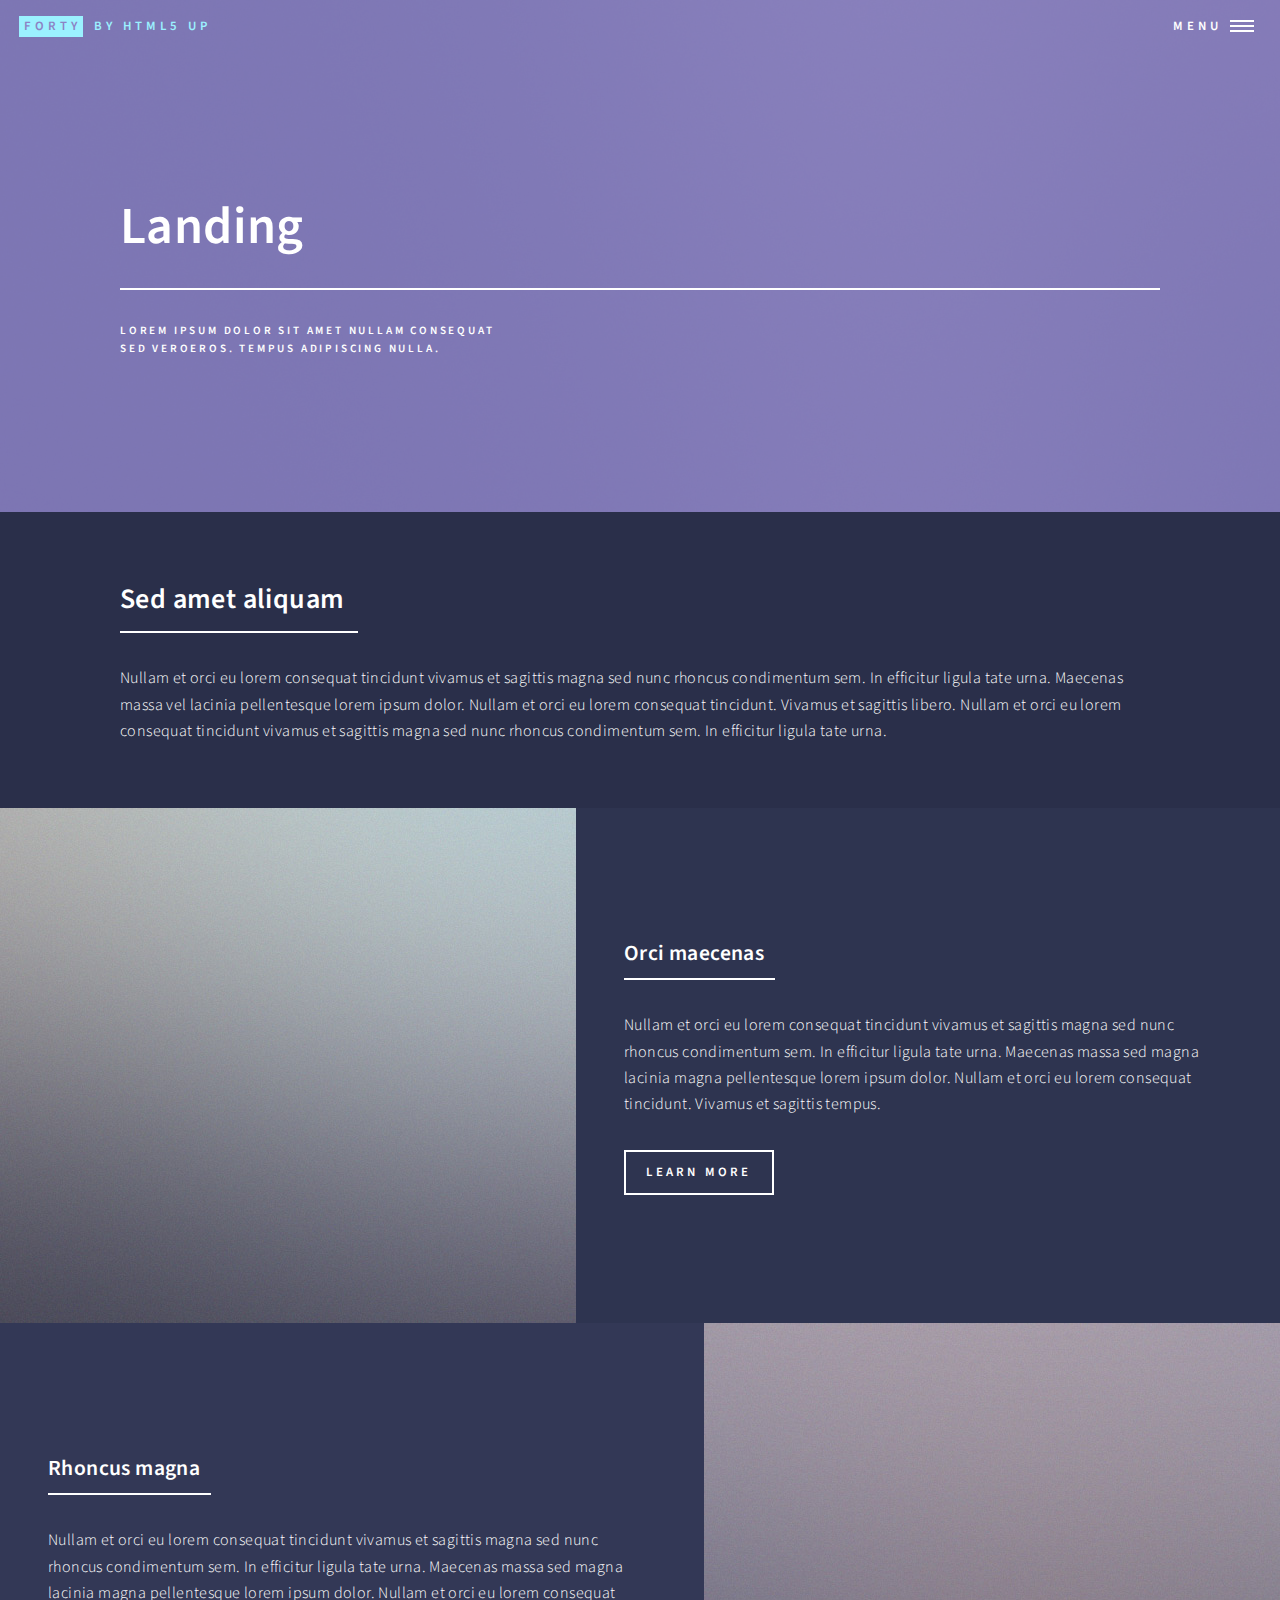
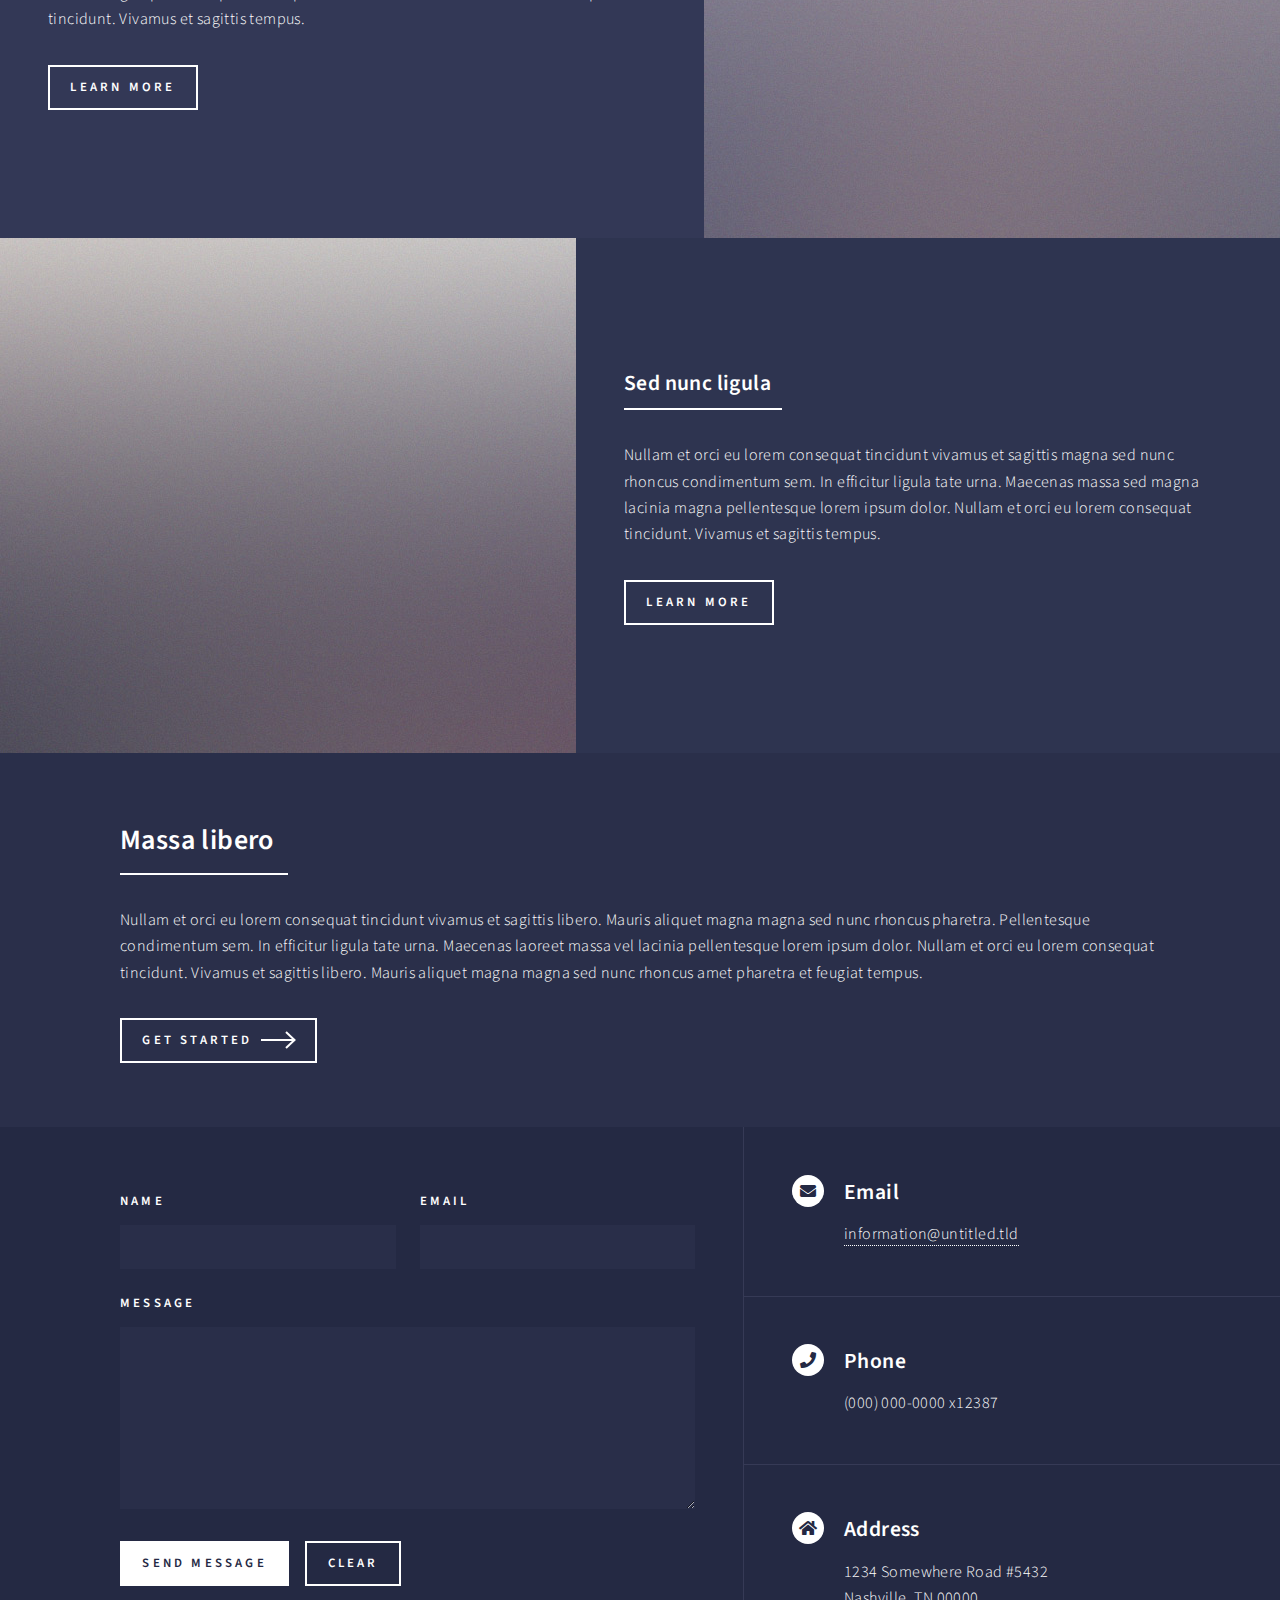
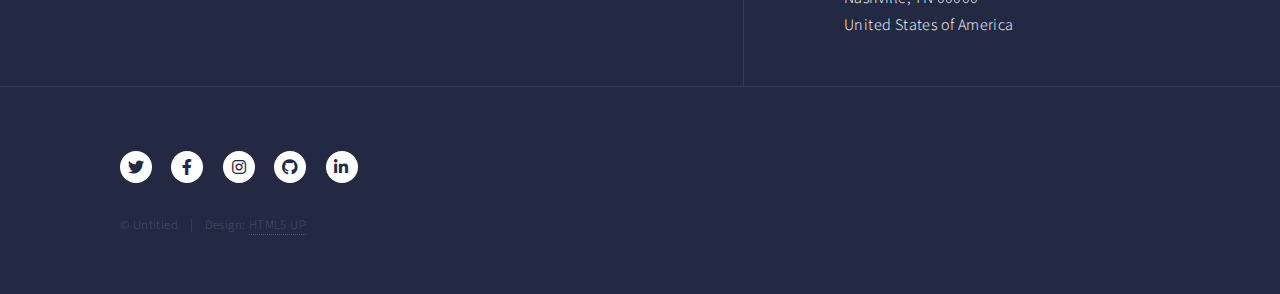
<file: landing.html>
<!DOCTYPE HTML>
<!--
	Forty by HTML5 UP
	html5up.net | @ajlkn
	Free for personal and commercial use under the CCA 3.0 license (html5up.net/license)
-->
<html>
	<head>
		<title>Landing - Forty by HTML5 UP</title>
		<meta charset="utf-8" />
		<meta name="viewport" content="width=device-width, initial-scale=1, user-scalable=no" />
		<link rel="stylesheet" href="assets/css/main.css" />
		<noscript><link rel="stylesheet" href="assets/css/noscript.css" /></noscript>
	</head>
	<body class="is-preload">

		<!-- Wrapper -->
			<div id="wrapper">

				<!-- Header -->
				<!-- Note: The "styleN" class below should match that of the banner element. -->
					<header id="header" class="alt style2">
						<a href="index.html" class="logo"><strong>Forty</strong> <span>by HTML5 UP</span></a>
						<nav>
							<a href="#menu">Menu</a>
						</nav>
					</header>

				<!-- Menu -->
					<nav id="menu">
						<ul class="links">
							<li><a href="index.html">Home</a></li>
							<li><a href="landing.html">Landing</a></li>
							<li><a href="generic.html">Generic</a></li>
							<li><a href="elements.html">Elements</a></li>
						</ul>
						<ul class="actions stacked">
							<li><a href="#" class="button primary fit">Get Started</a></li>
							<li><a href="#" class="button fit">Log In</a></li>
						</ul>
					</nav>

				<!-- Banner -->
				<!-- Note: The "styleN" class below should match that of the header element. -->
					<section id="banner" class="style2">
						<div class="inner">
							<span class="image">
								<img src="images/pic07.jpg" alt="" />
							</span>
							<header class="major">
								<h1>Landing</h1>
							</header>
							<div class="content">
								<p>Lorem ipsum dolor sit amet nullam consequat<br />
								sed veroeros. tempus adipiscing nulla.</p>
							</div>
						</div>
					</section>

				<!-- Main -->
					<div id="main">

						<!-- One -->
							<section id="one">
								<div class="inner">
									<header class="major">
										<h2>Sed amet aliquam</h2>
									</header>
									<p>Nullam et orci eu lorem consequat tincidunt vivamus et sagittis magna sed nunc rhoncus condimentum sem. In efficitur ligula tate urna. Maecenas massa vel lacinia pellentesque lorem ipsum dolor. Nullam et orci eu lorem consequat tincidunt. Vivamus et sagittis libero. Nullam et orci eu lorem consequat tincidunt vivamus et sagittis magna sed nunc rhoncus condimentum sem. In efficitur ligula tate urna.</p>
								</div>
							</section>

						<!-- Two -->
							<section id="two" class="spotlights">
								<section>
									<a href="generic.html" class="image">
										<img src="images/pic08.jpg" alt="" data-position="center center" />
									</a>
									<div class="content">
										<div class="inner">
											<header class="major">
												<h3>Orci maecenas</h3>
											</header>
											<p>Nullam et orci eu lorem consequat tincidunt vivamus et sagittis magna sed nunc rhoncus condimentum sem. In efficitur ligula tate urna. Maecenas massa sed magna lacinia magna pellentesque lorem ipsum dolor. Nullam et orci eu lorem consequat tincidunt. Vivamus et sagittis tempus.</p>
											<ul class="actions">
												<li><a href="generic.html" class="button">Learn more</a></li>
											</ul>
										</div>
									</div>
								</section>
								<section>
									<a href="generic.html" class="image">
										<img src="images/pic09.jpg" alt="" data-position="top center" />
									</a>
									<div class="content">
										<div class="inner">
											<header class="major">
												<h3>Rhoncus magna</h3>
											</header>
											<p>Nullam et orci eu lorem consequat tincidunt vivamus et sagittis magna sed nunc rhoncus condimentum sem. In efficitur ligula tate urna. Maecenas massa sed magna lacinia magna pellentesque lorem ipsum dolor. Nullam et orci eu lorem consequat tincidunt. Vivamus et sagittis tempus.</p>
											<ul class="actions">
												<li><a href="generic.html" class="button">Learn more</a></li>
											</ul>
										</div>
									</div>
								</section>
								<section>
									<a href="generic.html" class="image">
										<img src="images/pic10.jpg" alt="" data-position="25% 25%" />
									</a>
									<div class="content">
										<div class="inner">
											<header class="major">
												<h3>Sed nunc ligula</h3>
											</header>
											<p>Nullam et orci eu lorem consequat tincidunt vivamus et sagittis magna sed nunc rhoncus condimentum sem. In efficitur ligula tate urna. Maecenas massa sed magna lacinia magna pellentesque lorem ipsum dolor. Nullam et orci eu lorem consequat tincidunt. Vivamus et sagittis tempus.</p>
											<ul class="actions">
												<li><a href="generic.html" class="button">Learn more</a></li>
											</ul>
										</div>
									</div>
								</section>
							</section>

						<!-- Three -->
							<section id="three">
								<div class="inner">
									<header class="major">
										<h2>Massa libero</h2>
									</header>
									<p>Nullam et orci eu lorem consequat tincidunt vivamus et sagittis libero. Mauris aliquet magna magna sed nunc rhoncus pharetra. Pellentesque condimentum sem. In efficitur ligula tate urna. Maecenas laoreet massa vel lacinia pellentesque lorem ipsum dolor. Nullam et orci eu lorem consequat tincidunt. Vivamus et sagittis libero. Mauris aliquet magna magna sed nunc rhoncus amet pharetra et feugiat tempus.</p>
									<ul class="actions">
										<li><a href="generic.html" class="button next">Get Started</a></li>
									</ul>
								</div>
							</section>

					</div>

				<!-- Contact -->
					<section id="contact">
						<div class="inner">
							<section>
								<form method="post" action="#">
									<div class="fields">
										<div class="field half">
											<label for="name">Name</label>
											<input type="text" name="name" id="name" />
										</div>
										<div class="field half">
											<label for="email">Email</label>
											<input type="text" name="email" id="email" />
										</div>
										<div class="field">
											<label for="message">Message</label>
											<textarea name="message" id="message" rows="6"></textarea>
										</div>
									</div>
									<ul class="actions">
										<li><input type="submit" value="Send Message" class="primary" /></li>
										<li><input type="reset" value="Clear" /></li>
									</ul>
								</form>
							</section>
							<section class="split">
								<section>
									<div class="contact-method">
										<span class="icon solid alt fa-envelope"></span>
										<h3>Email</h3>
										<a href="#">information@untitled.tld</a>
									</div>
								</section>
								<section>
									<div class="contact-method">
										<span class="icon solid alt fa-phone"></span>
										<h3>Phone</h3>
										<span>(000) 000-0000 x12387</span>
									</div>
								</section>
								<section>
									<div class="contact-method">
										<span class="icon solid alt fa-home"></span>
										<h3>Address</h3>
										<span>1234 Somewhere Road #5432<br />
										Nashville, TN 00000<br />
										United States of America</span>
									</div>
								</section>
							</section>
						</div>
					</section>

				<!-- Footer -->
					<footer id="footer">
						<div class="inner">
							<ul class="icons">
								<li><a href="#" class="icon brands alt fa-twitter"><span class="label">Twitter</span></a></li>
								<li><a href="#" class="icon brands alt fa-facebook-f"><span class="label">Facebook</span></a></li>
								<li><a href="#" class="icon brands alt fa-instagram"><span class="label">Instagram</span></a></li>
								<li><a href="#" class="icon brands alt fa-github"><span class="label">GitHub</span></a></li>
								<li><a href="#" class="icon brands alt fa-linkedin-in"><span class="label">LinkedIn</span></a></li>
							</ul>
							<ul class="copyright">
								<li>&copy; Untitled</li><li>Design: <a href="https://html5up.net">HTML5 UP</a></li>
							</ul>
						</div>
					</footer>

			</div>

		<!-- Scripts -->
			<script src="assets/js/jquery.min.js"></script>
			<script src="assets/js/jquery.scrolly.min.js"></script>
			<script src="assets/js/jquery.scrollex.min.js"></script>
			<script src="assets/js/browser.min.js"></script>
			<script src="assets/js/breakpoints.min.js"></script>
			<script src="assets/js/util.js"></script>
			<script src="assets/js/main.js"></script>

	</body>
</html>
</file>
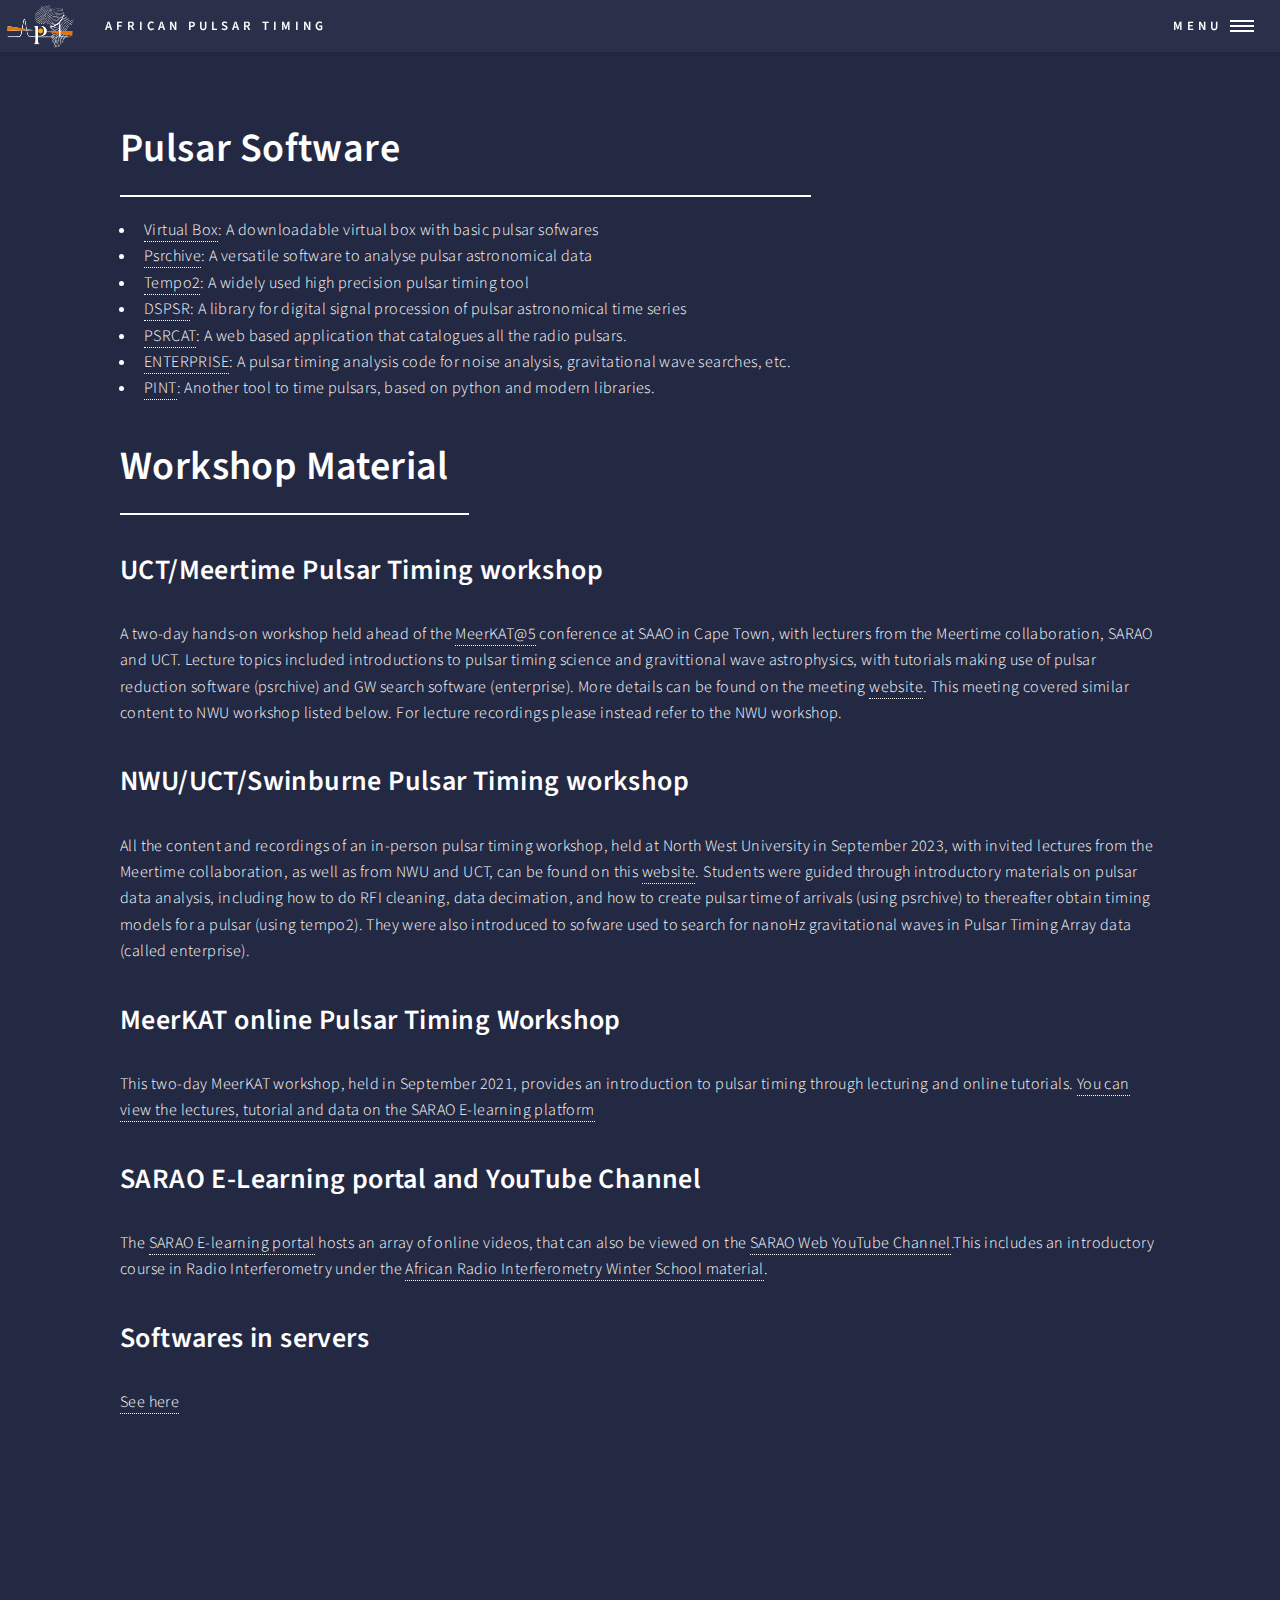
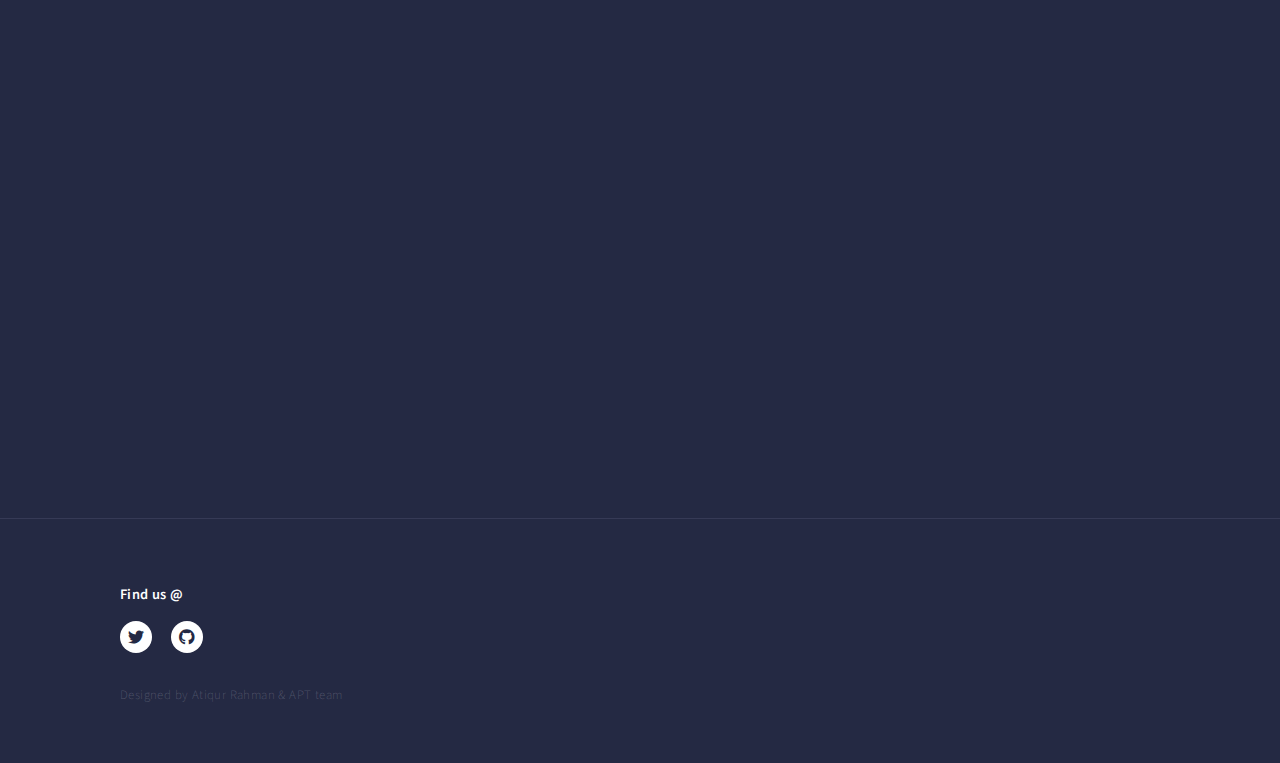
<file: resources.html>
<!DOCTYPE HTML>
<!--
	Forty by HTML5 UP
	html5up.net | @ajlkn
	Free for personal and commercial use under the CCA 3.0 license (html5up.net/license)
-->
<html>
	<head>
		<title>African Pulsar Timing</title>
		<meta charset="utf-8" />
		<meta name="viewport" content="width=device-width, initial-scale=1, user-scalable=no" />
		<link rel="stylesheet" href="assets/css/main.css" />
		<noscript><link rel="stylesheet" href="assets/css/noscript.css" /></noscript>
	</head>
	<body class="is-preload">

		<!-- Wrapper -->
			<div id="wrapper">

				<!-- Header -->
					<header id="header">
            <img src="images/APT_LOGO_BG2.png">
            <a href="index.html" class="logo"> <span>African Pulsar Timing</span></a>
						<nav>
							<a href="#menu">Menu</a>
						</nav>
					</header>

				<!-- Menu -->
					<nav id="menu">
						<ul class="links">
							<li><a href="index.html">Home</a></li>
							<li><a href="people.html">People</a></li>
							<li><a href="projects.html">Projects</a></li>
							<li><a href="resources.html">Resources</a></li>
						</ul>
					</nav>

				<!-- Main -->
					<div id="main" class="alt">

						<!-- One -->
							<section id="one">
								<div class="inner">


									<header class="major">
										<h1>Pulsar Software</h1>
                                                                                <ul>
                                                                                <li><a href="https://www.sarao.ac.za/lessons/installing-and-running-the-virtualbox/">Virtual Box</a>: A downloadable virtual box with basic pulsar sofwares  </li>
                                                                                <li><a href="https://psrchive.sourceforge.net/">Psrchive</a>: A versatile software to analyse pulsar astronomical data  </li>
                                                                                <li><a href="https://bitbucket.org/psrsoft/tempo2/src/master/">Tempo2</a>: A widely used high precision pulsar timing tool  </li>
                                                                                <li><a href="https://dspsr.sourceforge.net">DSPSR</a>: A library for digital signal procession of pulsar astronomical time series  </li>
                                                                                <li><a href="https://www.atnf.csiro.au/research/pulsar/psrcat/">PSRCAT</a>: A web based application that catalogues all the radio pulsars.  </li>
                                                                                <li><a href="https://github.com/nanograv/enterprise">ENTERPRISE</a>: A pulsar timing analysis code for noise analysis, gravitational wave searches, etc.  </li>
                                                                                <li><a href="https://github.com/nanograv/PINT">PINT</a>: Another tool to time pulsars, based on python and modern libraries.  </li>

                                                                               </ul>
									</header>

									<header class="major">
										<h1>Workshop Material</h1>
									</header>

									<!-- Content -->
										<h2 id="content">UCT/Meertime Pulsar Timing workshop</h2>
                    <p>A two-day hands-on workshop held ahead of the <a href="https://meerkat5th.sched.com">MeerKAT@5</a> conference at SAAO in Cape Town, with lecturers from the Meertime collaboration, SARAO and UCT. Lecture topics included introductions to pulsar timing science and gravittional wave astrophysics, with tutorials making use of pulsar reduction software (psrchive) and GW search software (enterprise).  More details can be found on the meeting <a href="https://ozgrav.github.io/2024-02-12_MeerKAT-5_Pulsar_Timing_Workshop/">website</a>. This meeting covered similar content to NWU workshop listed below. For lecture recordings please instead refer to the NWU workshop.</p>

                    <h2>NWU/UCT/Swinburne Pulsar Timing workshop</h2>
                    <p>All the content and recordings of an in-person pulsar timing workshop, held at North West University in September 2023, with invited lectures from the Meertime collaboration, as well as from NWU and UCT, can be found on this <a href="https://nwupulsar2023.github.io">website</a>. Students were guided through introductory materials on pulsar data analysis, including how to do RFI cleaning, data decimation, and how to create pulsar time of arrivals (using psrchive) to thereafter obtain timing models for a pulsar (using tempo2). They were also introduced to sofware used to search for nanoHz gravitational waves in Pulsar Timing Array data (called enterprise). </p>
                    <h2>MeerKAT online Pulsar Timing Workshop</h2>
                    <p>This two-day MeerKAT workshop, held in September 2021, provides an introduction to pulsar timing through lecturing and online tutorials. <a href="https://www.sarao.ac.za/courses/meerkat-pulsar-timing-workshop/">You can view the lectures, tutorial and data on the SARAO E-learning platform</a></p>
                    <h2>SARAO E-Learning portal and YouTube Channel</h2>
                    <p>The <a href="https://www.sarao.ac.za/e-learning-portal/">SARAO E-learning portal</a> hosts an array of online videos, that can also be viewed on the <a href="https://www.youtube.com/channel/UC_KNF4ohaF3TtGjcIk2ziiA/videos"> SARAO Web YouTube Channel</a>.This includes an introductory course in Radio Interferometry under the <a href="https://www.sarao.ac.za/courses/african-radio-interferometry-winter-school/">African Radio Interferometry Winter School material</a>. </p>
                    <h2> Softwares in servers</h2>
                    <p><a href="./Softwares.html"> See here</a> </p>
                    


<iframe width="1120" height="630" src="https://www.youtube.com/embed/Zm5ajvpDIss?si=CU6ehZn0cOLKtVZD" title="YouTube video player" frameborder="0" allow="accelerometer; autoplay; clipboard-write; encrypted-media; gyroscope; picture-in-picture; web-share" referrerpolicy="strict-origin-when-cross-origin" allowfullscreen></iframe>										


									<!-- Elements -->
										

								</div>
							</section>

					</div>

				<!-- Contact -->
					

				<!-- Footer -->
					<footer id="footer">
						<div class="inner">
              <h5>Find us @</h5>
							<ul class="icons">
								<li><a href="#" class="icon brands alt fa-twitter"><span class="label">Twitter</span></a></li>
								<li><a href="#" class="icon brands alt fa-github"><span class="label">GitHub</span></a></li>
							</ul>
							<ul class="copyright">
								<li> Designed by Atiqur Rahman & APT team</li>
							</ul>
						</div>
					</footer>

			</div>

		<!-- Scripts -->
			<script src="assets/js/jquery.min.js"></script>
			<script src="assets/js/jquery.scrolly.min.js"></script>
			<script src="assets/js/jquery.scrollex.min.js"></script>
			<script src="assets/js/browser.min.js"></script>
			<script src="assets/js/breakpoints.min.js"></script>
			<script src="assets/js/util.js"></script>
			<script src="assets/js/main.js"></script>

	</body>
</html>
</file>
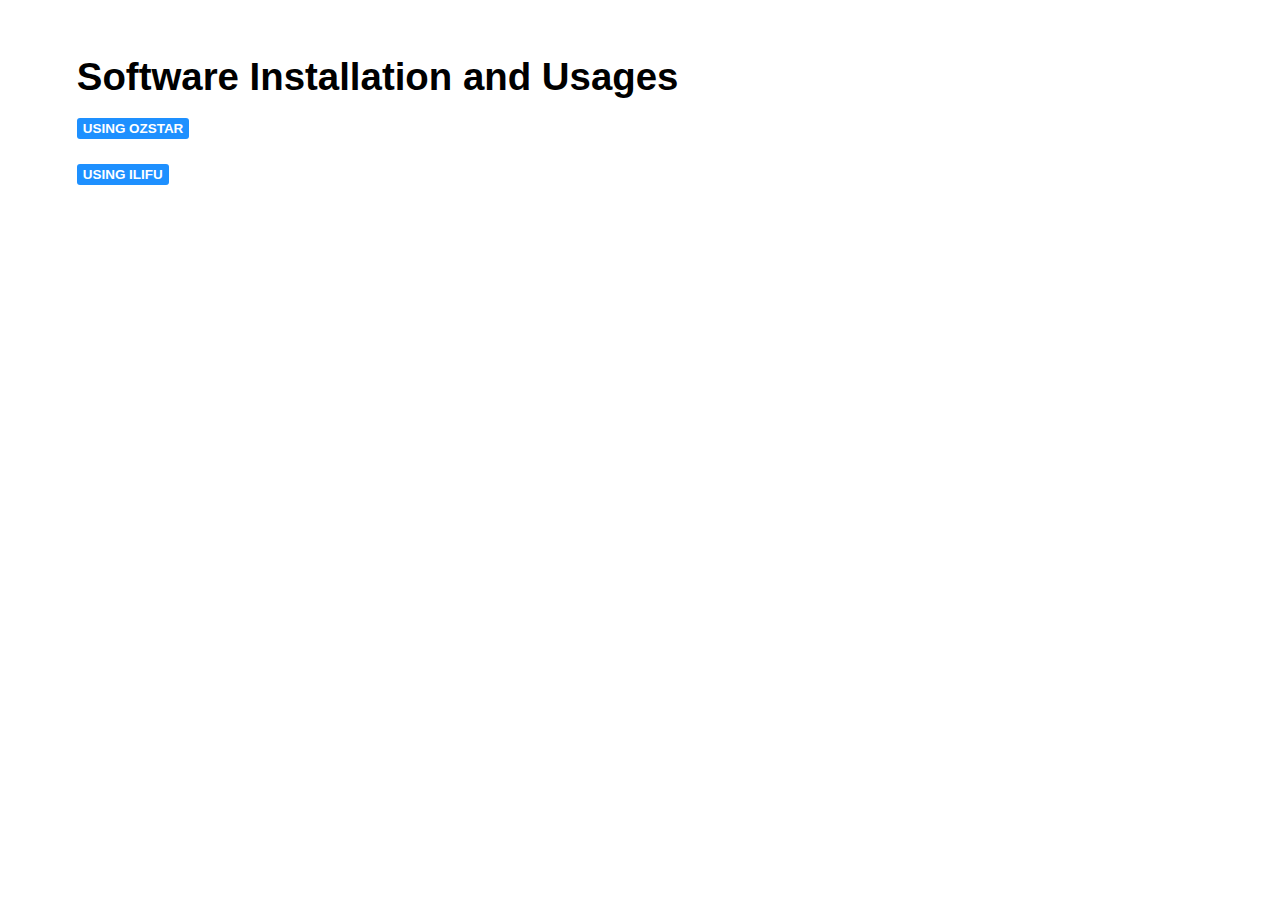
<file: Softwares.html>
<!DOCTYPE html>
<html>
<head>
<link rel="Stylesheet" type="text/css" href="style.css">
<link rel="alternate" type="application/rss+xml" title="RSS" href="rss.xml">
<title>Softwares</title>
<meta http-equiv="Content-Type" content="text/html; charset=utf-8">
<meta name="viewport" content="width=device-width, initial-scale=1">
</head>
<body>

<div id="Software Installation and Usages"><h1 id="Software Installation and Usages" class="header"><a href="#Software Installation and Usages">Software Installation and Usages</a></h1></div>

<p>
<a href="Using OzSTAR.html">Using OzSTAR</a>
</p>

<p>
<a href="Using ilifu.html">Using ilifu</a>
</p>

</body>
</html>
</file>
<file: assets/css/noscript.css>
/*
	Forty by HTML5 UP
	html5up.net | @ajlkn
	Free for personal and commercial use under the CCA 3.0 license (html5up.net/license)
*/

/* Banner */

	body.is-preload #banner:after {
		opacity: 0.85;
	}

	body.is-preload #banner > .inner {
		-moz-filter: none;
		-webkit-filter: none;
		-ms-filter: none;
		filter: none;
		-moz-transform: none;
		-webkit-transform: none;
		-ms-transform: none;
		transform: none;
		opacity: 1;
	}
</file>
<file: style.css>
body {
  font-family: -apple-system, BlinkMacSystemFont, "Segoe UI", "Roboto", "Oxygen", "Ubuntu", "Cantarell", "Fira Sans", "Droid Sans", "Helvetica Neue", sans-serif;;
  margin: 2em 4em 2em 4em;
  font-size: 120%;
  line-height: 130%;
}

h1, h2, h3, h4, h5, h6 {
  font-weight: bold;
  line-height:100%;
  margin-top: 1.5em;
  margin-bottom: 0.5em;
}

h1 {font-size: 2em; color: #000000;}
h2 {font-size: 1.8em; color: #404040;}
h3 {font-size: 1.6em; color: #707070;}
h4 {font-size: 1.4em; color: #909090;}
h5 {font-size: 1.2em; color: #989898;}
h6 {font-size: 1em; color: #9c9c9c;}

p, pre, blockquote, table, ul, ol, dl {
  margin-top: 1em;
  margin-bottom: 1em;
}

ul ul, ul ol, ol ol, ol ul {
  margin-top: 0.5em;
  margin-bottom: 0.5em;
}

li { margin: 0.3em auto; }

ul {
  margin-left: 2em;
  padding-left: 0;
}

dt { font-weight: bold; }

img { border: none; }

pre {
  border-left: 5px solid #dcdcdc;
  background-color: #f5f5f5;
  padding-left: 1em;
  font-family: Monaco, "Courier New", "DejaVu Sans Mono", "Bitstream Vera Sans Mono", monospace;
  font-size: 0.8em;
  border-radius: 6px;
}

p > a {
  color: white;
  text-decoration: none;
  font-size: 0.7em;
  padding: 3px 6px;
  border-radius: 3px;
  background-color: #1e90ff;
  text-transform: uppercase;
  font-weight: bold;
}

p > a:hover {
  color: #dcdcdc;
  background-color: #484848;
}

li > a {
  color: #1e90ff;
  font-weight: bold;
  text-decoration: none;
}

li > a:hover { color: #ff4500; }

blockquote {
  color: #686868;
  font-size: 0.8em;
  line-height: 120%;
  padding: 0.8em;
  border-left: 5px solid #dcdcdc;
}

th, td {
  border: 1px solid #ccc;
  padding: 0.3em;
}

th { background-color: #f0f0f0; }

hr {
  border: none;
  border-top: 1px solid #ccc;
  width: 100%;
}

del {
  text-decoration: line-through;
  color: #777777;
}

.toc li { list-style-type: none; }

.todo {
  font-weight: bold;
  background-color: #ff4500 ;
  color: white;
  font-size: 0.8em;
  padding: 3px 6px;
  border-radius: 3px;
}

.justleft { text-align: left; }
.justright { text-align: right; }
.justcenter { text-align: center; }

.center {
  margin-left: auto;
  margin-right: auto;
}

.tag {
  background-color: #eeeeee;
  font-family: monospace;
  padding: 2px;
}

.header a {
  text-decoration: none;
  color: inherit;
}

/* classes for items of todo lists */

.rejected {
  /* list-style: none; */
  background-image: url([data-uri]);
  background-repeat: no-repeat;
  background-position: 0 .2em;
  padding-left: 1.5em;
}
.done0 {
  /* list-style: none; */
  background-image: url([data-uri]);
  background-repeat: no-repeat;
  background-position: 0 .2em;
  padding-left: 1.5em;
}
.done1 {
  background-image: url([data-uri]);
  background-repeat: no-repeat;
  background-position: 0 .15em;
  padding-left: 1.5em;
}
.done2 {
  background-image: url([data-uri]);
  background-repeat: no-repeat;
  background-position: 0 .15em;
  padding-left: 1.5em;
}
.done3 {
  background-image: url([data-uri]);
  background-repeat: no-repeat;
  background-position: 0 .15em;
  padding-left: 1.5em;
}
.done4 {
  background-image: url([data-uri]);
  background-repeat: no-repeat;
  background-position: 0 .15em;
  padding-left: 1.5em;
}

code {
  font-family: Monaco, "Courier New", "DejaVu Sans Mono", "Bitstream Vera Sans Mono", monospace;
  -webkit-border-radius: 1px;
  -moz-border-radius: 1px;
  border-radius: 1px;
  -moz-background-clip: padding;
  -webkit-background-clip: padding-box;
  background-clip: padding-box;
  padding: 0px 3px;
  display: inline-block;
  color: #52595d;
  border: 1px solid #ccc;
  background-color: #f9f9f9;
}
</file>
<file: assets/css/main.css>
@import url(fontawesome-all.min.css);
@import url("https://fonts.googleapis.com/css?family=Source+Sans+Pro:300,300italic,600,600italic");

/*
	Forty by HTML5 UP
	html5up.net | @ajlkn
	Free for personal and commercial use under the CCA 3.0 license (html5up.net/license)
*/

html, body, div, span, applet, object,
iframe, h1, h2, h3, h4, h5, h6, p, blockquote,
pre, a, abbr, acronym, address, big, cite,
code, del, dfn, em, img, ins, kbd, q, s, samp,
small, strike, strong, sub, sup, tt, var, b,
u, i, center, dl, dt, dd, ol, ul, li, fieldset,
form, label, legend, table, caption, tbody,
tfoot, thead, tr, th, td, article, aside,
canvas, details, embed, figure, figcaption,
footer, header, hgroup, menu, nav, output, ruby,
section, summary, time, mark, audio, video {
	margin: 0;
	padding: 0;
	border: 0;
	font-size: 100%;
	font: inherit;
	vertical-align: baseline;}

article, aside, details, figcaption, figure,
footer, header, hgroup, menu, nav, section {
	display: block;}

body {
	line-height: 1;
}

ol, ul {
	list-style: none;
}

blockquote, q {
	quotes: none;
}

	blockquote:before, blockquote:after, q:before, q:after {
		content: '';
		content: none;
	}

table {
	border-collapse: collapse;
	border-spacing: 0;
}

body {
	-webkit-text-size-adjust: none;
}

mark {
	background-color: transparent;
	color: inherit;
}

input::-moz-focus-inner {
	border: 0;
	padding: 0;
}

input, select, textarea {
	-moz-appearance: none;
	-webkit-appearance: none;
	-ms-appearance: none;
	appearance: none;
}

/* Basic */

	@-ms-viewport {
		width: device-width;
	}

	body {
		-ms-overflow-style: scrollbar;
	}

	@media screen and (max-width: 480px) {

		html, body {
			min-width: 320px;
		}

	}

	html {
		box-sizing: border-box;
	}

	*, *:before, *:after {
		box-sizing: inherit;
	}

	body {
		background: #242943;
	}

		body.is-preload *, body.is-preload *:before, body.is-preload *:after {
			-moz-animation: none !important;
			-webkit-animation: none !important;
			-ms-animation: none !important;
			animation: none !important;
			-moz-transition: none !important;
			-webkit-transition: none !important;
			-ms-transition: none !important;
			transition: none !important;
		}

/* Type */

	body, input, select, textarea {
		color: #ffffff;
		font-family: "Source Sans Pro", Helvetica, sans-serif;
		font-size: 17pt;
		font-weight: 300;
		letter-spacing: 0.025em;
		line-height: 1.65;
	}

		@media screen and (max-width: 1680px) {

			body, input, select, textarea {
				font-size: 14pt;
			}

		}

		@media screen and (max-width: 1280px) {

			body, input, select, textarea {
				font-size: 12pt;
			}

		}

		@media screen and (max-width: 360px) {

			body, input, select, textarea {
				font-size: 11pt;
			}

		}

	a {
		-moz-transition: color 0.2s ease-in-out, border-bottom-color 0.2s ease-in-out;
		-webkit-transition: color 0.2s ease-in-out, border-bottom-color 0.2s ease-in-out;
		-ms-transition: color 0.2s ease-in-out, border-bottom-color 0.2s ease-in-out;
		transition: color 0.2s ease-in-out, border-bottom-color 0.2s ease-in-out;
		border-bottom: dotted 1px;
		color: inherit;
		text-decoration: none;
	}

		a:hover {
			border-bottom-color: transparent;
			color: #9bf1ff !important;
		}

		a:active {
			color: #53e3fb !important;
		}

	strong, b {
		color: #ffffff;
		font-weight: 600;
	}

	em, i {
		font-style: italic;
	}

	p {
		margin: 0 0 2em 0;
	}

	h1, h2, h3, h4, h5, h6 {
		color: #ffffff;
		font-weight: 600;
		line-height: 1.65;
		margin: 0 0 1em 0;
	}

		h1 a, h2 a, h3 a, h4 a, h5 a, h6 a {
			color: inherit;
			border-bottom: 0;
		}

	h1 {
		font-size: 2.5em;
	}

	h2 {
		font-size: 1.75em;
	}

	h3 {
		font-size: 1.35em;
	}

	h4 {
		font-size: 1.1em;
	}

	h5 {
		font-size: 0.9em;
	}

	h6 {
		font-size: 0.7em;
	}

	@media screen and (max-width: 736px) {

		h1 {
			font-size: 2em;
		}

		h2 {
			font-size: 1.5em;
		}

		h3 {
			font-size: 1.25em;
		}

	}

	sub {
		font-size: 0.8em;
		position: relative;
		top: 0.5em;
	}

	sup {
		font-size: 0.8em;
		position: relative;
		top: -0.5em;
	}

	blockquote {
		border-left: solid 4px rgba(212, 212, 255, 0.1);
		font-style: italic;
		margin: 0 0 2em 0;
		padding: 0.5em 0 0.5em 2em;
	}

	code {
		background: rgba(212, 212, 255, 0.035);
		font-family: "Courier New", monospace;
		font-size: 0.9em;
		margin: 0 0.25em;
		padding: 0.25em 0.65em;
	}

	pre {
		-webkit-overflow-scrolling: touch;
		font-family: "Courier New", monospace;
		font-size: 0.9em;
		margin: 0 0 2em 0;
	}

		pre code {
			display: block;
			line-height: 1.75;
			padding: 1em 1.5em;
			overflow-x: auto;
		}

	hr {
		border: 0;
		border-bottom: solid 1px rgba(212, 212, 255, 0.1);
		margin: 2em 0;
	}

		hr.major {
			margin: 3em 0;
		}

	.align-left {
		text-align: left;
	}

	.align-center {
		text-align: center;
	}

	.align-right {
		text-align: right;
	}

/* Row */

	.row {
		display: flex;
		flex-wrap: wrap;
		box-sizing: border-box;
		align-items: stretch;
	}

		.row > * {
			box-sizing: border-box;
		}

		.row.gtr-uniform > * > :last-child {
			margin-bottom: 0;
		}

		.row.aln-left {
			justify-content: flex-start;
		}

		.row.aln-center {
			justify-content: center;
		}

		.row.aln-right {
			justify-content: flex-end;
		}

		.row.aln-top {
			align-items: flex-start;
		}

		.row.aln-middle {
			align-items: center;
		}

		.row.aln-bottom {
			align-items: flex-end;
		}

		.row > .imp {
			order: -1;
		}

		.row > .col-1 {
			width: 8.33333%;
		}

		.row > .off-1 {
			margin-left: 8.33333%;
		}

		.row > .col-2 {
			width: 16.66667%;
		}

		.row > .off-2 {
			margin-left: 16.66667%;
		}

		.row > .col-3 {
			width: 25%;
		}

		.row > .off-3 {
			margin-left: 25%;
		}

		.row > .col-4 {
			width: 33.33333%;
		}

		.row > .off-4 {
			margin-left: 33.33333%;
		}

		.row > .col-5 {
			width: 41.66667%;
		}

		.row > .off-5 {
			margin-left: 41.66667%;
		}

		.row > .col-6 {
			width: 50%;
		}

		.row > .off-6 {
			margin-left: 50%;
		}

		.row > .col-7 {
			width: 58.33333%;
		}

		.row > .off-7 {
			margin-left: 58.33333%;
		}

		.row > .col-8 {
			width: 66.66667%;
		}

		.row > .off-8 {
			margin-left: 66.66667%;
		}

		.row > .col-9 {
			width: 75%;
		}

		.row > .off-9 {
			margin-left: 75%;
		}

		.row > .col-10 {
			width: 83.33333%;
		}

		.row > .off-10 {
			margin-left: 83.33333%;
		}

		.row > .col-11 {
			width: 91.66667%;
		}

		.row > .off-11 {
			margin-left: 91.66667%;
		}

		.row > .col-12 {
			width: 100%;
		}

		.row > .off-12 {
			margin-left: 100%;
		}

		.row.gtr-0 {
			margin-top: 0;
			margin-left: 0em;
		}

			.row.gtr-0 > * {
				padding: 0 0 0 0em;
			}

			.row.gtr-0.gtr-uniform {
				margin-top: 0em;
			}

				.row.gtr-0.gtr-uniform > * {
					padding-top: 0em;
				}

		.row.gtr-25 {
			margin-top: 0;
			margin-left: -0.5em;
		}

			.row.gtr-25 > * {
				padding: 0 0 0 0.5em;
			}

			.row.gtr-25.gtr-uniform {
				margin-top: -0.5em;
			}

				.row.gtr-25.gtr-uniform > * {
					padding-top: 0.5em;
				}

		.row.gtr-50 {
			margin-top: 0;
			margin-left: -1em;
		}

			.row.gtr-50 > * {
				padding: 0 0 0 1em;
			}

			.row.gtr-50.gtr-uniform {
				margin-top: -1em;
			}

				.row.gtr-50.gtr-uniform > * {
					padding-top: 1em;
				}

		.row {
			margin-top: 0;
			margin-left: -2em;
		}

			.row > * {
				padding: 0 0 0 2em;
			}

			.row.gtr-uniform {
				margin-top: -2em;
			}

				.row.gtr-uniform > * {
					padding-top: 2em;
				}

		.row.gtr-150 {
			margin-top: 0;
			margin-left: -3em;
		}

			.row.gtr-150 > * {
				padding: 0 0 0 3em;
			}

			.row.gtr-150.gtr-uniform {
				margin-top: -3em;
			}

				.row.gtr-150.gtr-uniform > * {
					padding-top: 3em;
				}

		.row.gtr-200 {
			margin-top: 0;
			margin-left: -4em;
		}

			.row.gtr-200 > * {
				padding: 0 0 0 4em;
			}

			.row.gtr-200.gtr-uniform {
				margin-top: -4em;
			}

				.row.gtr-200.gtr-uniform > * {
					padding-top: 4em;
				}

		@media screen and (max-width: 1680px) {

			.row {
				display: flex;
				flex-wrap: wrap;
				box-sizing: border-box;
				align-items: stretch;
			}

				.row > * {
					box-sizing: border-box;
				}

				.row.gtr-uniform > * > :last-child {
					margin-bottom: 0;
				}

				.row.aln-left {
					justify-content: flex-start;
				}

				.row.aln-center {
					justify-content: center;
				}

				.row.aln-right {
					justify-content: flex-end;
				}

				.row.aln-top {
					align-items: flex-start;
				}

				.row.aln-middle {
					align-items: center;
				}

				.row.aln-bottom {
					align-items: flex-end;
				}

				.row > .imp-xlarge {
					order: -1;
				}

				.row > .col-1-xlarge {
					width: 8.33333%;
				}

				.row > .off-1-xlarge {
					margin-left: 8.33333%;
				}

				.row > .col-2-xlarge {
					width: 16.66667%;
				}

				.row > .off-2-xlarge {
					margin-left: 16.66667%;
				}

				.row > .col-3-xlarge {
					width: 25%;
				}

				.row > .off-3-xlarge {
					margin-left: 25%;
				}

				.row > .col-4-xlarge {
					width: 33.33333%;
				}

				.row > .off-4-xlarge {
					margin-left: 33.33333%;
				}

				.row > .col-5-xlarge {
					width: 41.66667%;
				}

				.row > .off-5-xlarge {
					margin-left: 41.66667%;
				}

				.row > .col-6-xlarge {
					width: 50%;
				}

				.row > .off-6-xlarge {
					margin-left: 50%;
				}

				.row > .col-7-xlarge {
					width: 58.33333%;
				}

				.row > .off-7-xlarge {
					margin-left: 58.33333%;
				}

				.row > .col-8-xlarge {
					width: 66.66667%;
				}

				.row > .off-8-xlarge {
					margin-left: 66.66667%;
				}

				.row > .col-9-xlarge {
					width: 75%;
				}

				.row > .off-9-xlarge {
					margin-left: 75%;
				}

				.row > .col-10-xlarge {
					width: 83.33333%;
				}

				.row > .off-10-xlarge {
					margin-left: 83.33333%;
				}

				.row > .col-11-xlarge {
					width: 91.66667%;
				}

				.row > .off-11-xlarge {
					margin-left: 91.66667%;
				}

				.row > .col-12-xlarge {
					width: 100%;
				}

				.row > .off-12-xlarge {
					margin-left: 100%;
				}

				.row.gtr-0 {
					margin-top: 0;
					margin-left: 0em;
				}

					.row.gtr-0 > * {
						padding: 0 0 0 0em;
					}

					.row.gtr-0.gtr-uniform {
						margin-top: 0em;
					}

						.row.gtr-0.gtr-uniform > * {
							padding-top: 0em;
						}

				.row.gtr-25 {
					margin-top: 0;
					margin-left: -0.5em;
				}

					.row.gtr-25 > * {
						padding: 0 0 0 0.5em;
					}

					.row.gtr-25.gtr-uniform {
						margin-top: -0.5em;
					}

						.row.gtr-25.gtr-uniform > * {
							padding-top: 0.5em;
						}

				.row.gtr-50 {
					margin-top: 0;
					margin-left: -1em;
				}

					.row.gtr-50 > * {
						padding: 0 0 0 1em;
					}

					.row.gtr-50.gtr-uniform {
						margin-top: -1em;
					}

						.row.gtr-50.gtr-uniform > * {
							padding-top: 1em;
						}

				.row {
					margin-top: 0;
					margin-left: -2em;
				}

					.row > * {
						padding: 0 0 0 2em;
					}

					.row.gtr-uniform {
						margin-top: -2em;
					}

						.row.gtr-uniform > * {
							padding-top: 2em;
						}

				.row.gtr-150 {
					margin-top: 0;
					margin-left: -3em;
				}

					.row.gtr-150 > * {
						padding: 0 0 0 3em;
					}

					.row.gtr-150.gtr-uniform {
						margin-top: -3em;
					}

						.row.gtr-150.gtr-uniform > * {
							padding-top: 3em;
						}

				.row.gtr-200 {
					margin-top: 0;
					margin-left: -4em;
				}

					.row.gtr-200 > * {
						padding: 0 0 0 4em;
					}

					.row.gtr-200.gtr-uniform {
						margin-top: -4em;
					}

						.row.gtr-200.gtr-uniform > * {
							padding-top: 4em;
						}

		}

		@media screen and (max-width: 1280px) {

			.row {
				display: flex;
				flex-wrap: wrap;
				box-sizing: border-box;
				align-items: stretch;
			}

				.row > * {
					box-sizing: border-box;
				}

				.row.gtr-uniform > * > :last-child {
					margin-bottom: 0;
				}

				.row.aln-left {
					justify-content: flex-start;
				}

				.row.aln-center {
					justify-content: center;
				}

				.row.aln-right {
					justify-content: flex-end;
				}

				.row.aln-top {
					align-items: flex-start;
				}

				.row.aln-middle {
					align-items: center;
				}

				.row.aln-bottom {
					align-items: flex-end;
				}

				.row > .imp-large {
					order: -1;
				}

				.row > .col-1-large {
					width: 8.33333%;
				}

				.row > .off-1-large {
					margin-left: 8.33333%;
				}

				.row > .col-2-large {
					width: 16.66667%;
				}

				.row > .off-2-large {
					margin-left: 16.66667%;
				}

				.row > .col-3-large {
					width: 25%;
				}

				.row > .off-3-large {
					margin-left: 25%;
				}

				.row > .col-4-large {
					width: 33.33333%;
				}

				.row > .off-4-large {
					margin-left: 33.33333%;
				}

				.row > .col-5-large {
					width: 41.66667%;
				}

				.row > .off-5-large {
					margin-left: 41.66667%;
				}

				.row > .col-6-large {
					width: 50%;
				}

				.row > .off-6-large {
					margin-left: 50%;
				}

				.row > .col-7-large {
					width: 58.33333%;
				}

				.row > .off-7-large {
					margin-left: 58.33333%;
				}

				.row > .col-8-large {
					width: 66.66667%;
				}

				.row > .off-8-large {
					margin-left: 66.66667%;
				}

				.row > .col-9-large {
					width: 75%;
				}

				.row > .off-9-large {
					margin-left: 75%;
				}

				.row > .col-10-large {
					width: 83.33333%;
				}

				.row > .off-10-large {
					margin-left: 83.33333%;
				}

				.row > .col-11-large {
					width: 91.66667%;
				}

				.row > .off-11-large {
					margin-left: 91.66667%;
				}

				.row > .col-12-large {
					width: 100%;
				}

				.row > .off-12-large {
					margin-left: 100%;
				}

				.row.gtr-0 {
					margin-top: 0;
					margin-left: 0em;
				}

					.row.gtr-0 > * {
						padding: 0 0 0 0em;
					}

					.row.gtr-0.gtr-uniform {
						margin-top: 0em;
					}

						.row.gtr-0.gtr-uniform > * {
							padding-top: 0em;
						}

				.row.gtr-25 {
					margin-top: 0;
					margin-left: -0.375em;
				}

					.row.gtr-25 > * {
						padding: 0 0 0 0.375em;
					}

					.row.gtr-25.gtr-uniform {
						margin-top: -0.375em;
					}

						.row.gtr-25.gtr-uniform > * {
							padding-top: 0.375em;
						}

				.row.gtr-50 {
					margin-top: 0;
					margin-left: -0.75em;
				}

					.row.gtr-50 > * {
						padding: 0 0 0 0.75em;
					}

					.row.gtr-50.gtr-uniform {
						margin-top: -0.75em;
					}

						.row.gtr-50.gtr-uniform > * {
							padding-top: 0.75em;
						}

				.row {
					margin-top: 0;
					margin-left: -1.5em;
				}

					.row > * {
						padding: 0 0 0 1.5em;
					}

					.row.gtr-uniform {
						margin-top: -1.5em;
					}

						.row.gtr-uniform > * {
							padding-top: 1.5em;
						}

				.row.gtr-150 {
					margin-top: 0;
					margin-left: -2.25em;
				}

					.row.gtr-150 > * {
						padding: 0 0 0 2.25em;
					}

					.row.gtr-150.gtr-uniform {
						margin-top: -2.25em;
					}

						.row.gtr-150.gtr-uniform > * {
							padding-top: 2.25em;
						}

				.row.gtr-200 {
					margin-top: 0;
					margin-left: -3em;
				}

					.row.gtr-200 > * {
						padding: 0 0 0 3em;
					}

					.row.gtr-200.gtr-uniform {
						margin-top: -3em;
					}

						.row.gtr-200.gtr-uniform > * {
							padding-top: 3em;
						}

		}

		@media screen and (max-width: 980px) {

			.row {
				display: flex;
				flex-wrap: wrap;
				box-sizing: border-box;
				align-items: stretch;
			}

				.row > * {
					box-sizing: border-box;
				}

				.row.gtr-uniform > * > :last-child {
					margin-bottom: 0;
				}

				.row.aln-left {
					justify-content: flex-start;
				}

				.row.aln-center {
					justify-content: center;
				}

				.row.aln-right {
					justify-content: flex-end;
				}

				.row.aln-top {
					align-items: flex-start;
				}

				.row.aln-middle {
					align-items: center;
				}

				.row.aln-bottom {
					align-items: flex-end;
				}

				.row > .imp-medium {
					order: -1;
				}

				.row > .col-1-medium {
					width: 8.33333%;
				}

				.row > .off-1-medium {
					margin-left: 8.33333%;
				}

				.row > .col-2-medium {
					width: 16.66667%;
				}

				.row > .off-2-medium {
					margin-left: 16.66667%;
				}

				.row > .col-3-medium {
					width: 25%;
				}

				.row > .off-3-medium {
					margin-left: 25%;
				}

				.row > .col-4-medium {
					width: 33.33333%;
				}

				.row > .off-4-medium {
					margin-left: 33.33333%;
				}

				.row > .col-5-medium {
					width: 41.66667%;
				}

				.row > .off-5-medium {
					margin-left: 41.66667%;
				}

				.row > .col-6-medium {
					width: 50%;
				}

				.row > .off-6-medium {
					margin-left: 50%;
				}

				.row > .col-7-medium {
					width: 58.33333%;
				}

				.row > .off-7-medium {
					margin-left: 58.33333%;
				}

				.row > .col-8-medium {
					width: 66.66667%;
				}

				.row > .off-8-medium {
					margin-left: 66.66667%;
				}

				.row > .col-9-medium {
					width: 75%;
				}

				.row > .off-9-medium {
					margin-left: 75%;
				}

				.row > .col-10-medium {
					width: 83.33333%;
				}

				.row > .off-10-medium {
					margin-left: 83.33333%;
				}

				.row > .col-11-medium {
					width: 91.66667%;
				}

				.row > .off-11-medium {
					margin-left: 91.66667%;
				}

				.row > .col-12-medium {
					width: 100%;
				}

				.row > .off-12-medium {
					margin-left: 100%;
				}

				.row.gtr-0 {
					margin-top: 0;
					margin-left: 0em;
				}

					.row.gtr-0 > * {
						padding: 0 0 0 0em;
					}

					.row.gtr-0.gtr-uniform {
						margin-top: 0em;
					}

						.row.gtr-0.gtr-uniform > * {
							padding-top: 0em;
						}

				.row.gtr-25 {
					margin-top: 0;
					margin-left: -0.375em;
				}

					.row.gtr-25 > * {
						padding: 0 0 0 0.375em;
					}

					.row.gtr-25.gtr-uniform {
						margin-top: -0.375em;
					}

						.row.gtr-25.gtr-uniform > * {
							padding-top: 0.375em;
						}

				.row.gtr-50 {
					margin-top: 0;
					margin-left: -0.75em;
				}

					.row.gtr-50 > * {
						padding: 0 0 0 0.75em;
					}

					.row.gtr-50.gtr-uniform {
						margin-top: -0.75em;
					}

						.row.gtr-50.gtr-uniform > * {
							padding-top: 0.75em;
						}

				.row {
					margin-top: 0;
					margin-left: -1.5em;
				}

					.row > * {
						padding: 0 0 0 1.5em;
					}

					.row.gtr-uniform {
						margin-top: -1.5em;
					}

						.row.gtr-uniform > * {
							padding-top: 1.5em;
						}

				.row.gtr-150 {
					margin-top: 0;
					margin-left: -2.25em;
				}

					.row.gtr-150 > * {
						padding: 0 0 0 2.25em;
					}

					.row.gtr-150.gtr-uniform {
						margin-top: -2.25em;
					}

						.row.gtr-150.gtr-uniform > * {
							padding-top: 2.25em;
						}

				.row.gtr-200 {
					margin-top: 0;
					margin-left: -3em;
				}

					.row.gtr-200 > * {
						padding: 0 0 0 3em;
					}

					.row.gtr-200.gtr-uniform {
						margin-top: -3em;
					}

						.row.gtr-200.gtr-uniform > * {
							padding-top: 3em;
						}

		}

		@media screen and (max-width: 736px) {

			.row {
				display: flex;
				flex-wrap: wrap;
				box-sizing: border-box;
				align-items: stretch;
			}

				.row > * {
					box-sizing: border-box;
				}

				.row.gtr-uniform > * > :last-child {
					margin-bottom: 0;
				}

				.row.aln-left {
					justify-content: flex-start;
				}

				.row.aln-center {
					justify-content: center;
				}

				.row.aln-right {
					justify-content: flex-end;
				}

				.row.aln-top {
					align-items: flex-start;
				}

				.row.aln-middle {
					align-items: center;
				}

				.row.aln-bottom {
					align-items: flex-end;
				}

				.row > .imp-small {
					order: -1;
				}

				.row > .col-1-small {
					width: 8.33333%;
				}

				.row > .off-1-small {
					margin-left: 8.33333%;
				}

				.row > .col-2-small {
					width: 16.66667%;
				}

				.row > .off-2-small {
					margin-left: 16.66667%;
				}

				.row > .col-3-small {
					width: 25%;
				}

				.row > .off-3-small {
					margin-left: 25%;
				}

				.row > .col-4-small {
					width: 33.33333%;
				}

				.row > .off-4-small {
					margin-left: 33.33333%;
				}

				.row > .col-5-small {
					width: 41.66667%;
				}

				.row > .off-5-small {
					margin-left: 41.66667%;
				}

				.row > .col-6-small {
					width: 50%;
				}

				.row > .off-6-small {
					margin-left: 50%;
				}

				.row > .col-7-small {
					width: 58.33333%;
				}

				.row > .off-7-small {
					margin-left: 58.33333%;
				}

				.row > .col-8-small {
					width: 66.66667%;
				}

				.row > .off-8-small {
					margin-left: 66.66667%;
				}

				.row > .col-9-small {
					width: 75%;
				}

				.row > .off-9-small {
					margin-left: 75%;
				}

				.row > .col-10-small {
					width: 83.33333%;
				}

				.row > .off-10-small {
					margin-left: 83.33333%;
				}

				.row > .col-11-small {
					width: 91.66667%;
				}

				.row > .off-11-small {
					margin-left: 91.66667%;
				}

				.row > .col-12-small {
					width: 100%;
				}

				.row > .off-12-small {
					margin-left: 100%;
				}

				.row.gtr-0 {
					margin-top: 0;
					margin-left: 0em;
				}

					.row.gtr-0 > * {
						padding: 0 0 0 0em;
					}

					.row.gtr-0.gtr-uniform {
						margin-top: 0em;
					}

						.row.gtr-0.gtr-uniform > * {
							padding-top: 0em;
						}

				.row.gtr-25 {
					margin-top: 0;
					margin-left: -0.3125em;
				}

					.row.gtr-25 > * {
						padding: 0 0 0 0.3125em;
					}

					.row.gtr-25.gtr-uniform {
						margin-top: -0.3125em;
					}

						.row.gtr-25.gtr-uniform > * {
							padding-top: 0.3125em;
						}

				.row.gtr-50 {
					margin-top: 0;
					margin-left: -0.625em;
				}

					.row.gtr-50 > * {
						padding: 0 0 0 0.625em;
					}

					.row.gtr-50.gtr-uniform {
						margin-top: -0.625em;
					}

						.row.gtr-50.gtr-uniform > * {
							padding-top: 0.625em;
						}

				.row {
					margin-top: 0;
					margin-left: -1.25em;
				}

					.row > * {
						padding: 0 0 0 1.25em;
					}

					.row.gtr-uniform {
						margin-top: -1.25em;
					}

						.row.gtr-uniform > * {
							padding-top: 1.25em;
						}

				.row.gtr-150 {
					margin-top: 0;
					margin-left: -1.875em;
				}

					.row.gtr-150 > * {
						padding: 0 0 0 1.875em;
					}

					.row.gtr-150.gtr-uniform {
						margin-top: -1.875em;
					}

						.row.gtr-150.gtr-uniform > * {
							padding-top: 1.875em;
						}

				.row.gtr-200 {
					margin-top: 0;
					margin-left: -2.5em;
				}

					.row.gtr-200 > * {
						padding: 0 0 0 2.5em;
					}

					.row.gtr-200.gtr-uniform {
						margin-top: -2.5em;
					}

						.row.gtr-200.gtr-uniform > * {
							padding-top: 2.5em;
						}

		}

		@media screen and (max-width: 480px) {

			.row {
				display: flex;
				flex-wrap: wrap;
				box-sizing: border-box;
				align-items: stretch;
			}

				.row > * {
					box-sizing: border-box;
				}

				.row.gtr-uniform > * > :last-child {
					margin-bottom: 0;
				}

				.row.aln-left {
					justify-content: flex-start;
				}

				.row.aln-center {
					justify-content: center;
				}

				.row.aln-right {
					justify-content: flex-end;
				}

				.row.aln-top {
					align-items: flex-start;
				}

				.row.aln-middle {
					align-items: center;
				}

				.row.aln-bottom {
					align-items: flex-end;
				}

				.row > .imp-xsmall {
					order: -1;
				}

				.row > .col-1-xsmall {
					width: 8.33333%;
				}

				.row > .off-1-xsmall {
					margin-left: 8.33333%;
				}

				.row > .col-2-xsmall {
					width: 16.66667%;
				}

				.row > .off-2-xsmall {
					margin-left: 16.66667%;
				}

				.row > .col-3-xsmall {
					width: 25%;
				}

				.row > .off-3-xsmall {
					margin-left: 25%;
				}

				.row > .col-4-xsmall {
					width: 33.33333%;
				}

				.row > .off-4-xsmall {
					margin-left: 33.33333%;
				}

				.row > .col-5-xsmall {
					width: 41.66667%;
				}

				.row > .off-5-xsmall {
					margin-left: 41.66667%;
				}

				.row > .col-6-xsmall {
					width: 50%;
				}

				.row > .off-6-xsmall {
					margin-left: 50%;
				}

				.row > .col-7-xsmall {
					width: 58.33333%;
				}

				.row > .off-7-xsmall {
					margin-left: 58.33333%;
				}

				.row > .col-8-xsmall {
					width: 66.66667%;
				}

				.row > .off-8-xsmall {
					margin-left: 66.66667%;
				}

				.row > .col-9-xsmall {
					width: 75%;
				}

				.row > .off-9-xsmall {
					margin-left: 75%;
				}

				.row > .col-10-xsmall {
					width: 83.33333%;
				}

				.row > .off-10-xsmall {
					margin-left: 83.33333%;
				}

				.row > .col-11-xsmall {
					width: 91.66667%;
				}

				.row > .off-11-xsmall {
					margin-left: 91.66667%;
				}

				.row > .col-12-xsmall {
					width: 100%;
				}

				.row > .off-12-xsmall {
					margin-left: 100%;
				}

				.row.gtr-0 {
					margin-top: 0;
					margin-left: 0em;
				}

					.row.gtr-0 > * {
						padding: 0 0 0 0em;
					}

					.row.gtr-0.gtr-uniform {
						margin-top: 0em;
					}

						.row.gtr-0.gtr-uniform > * {
							padding-top: 0em;
						}

				.row.gtr-25 {
					margin-top: 0;
					margin-left: -0.3125em;
				}

					.row.gtr-25 > * {
						padding: 0 0 0 0.3125em;
					}

					.row.gtr-25.gtr-uniform {
						margin-top: -0.3125em;
					}

						.row.gtr-25.gtr-uniform > * {
							padding-top: 0.3125em;
						}

				.row.gtr-50 {
					margin-top: 0;
					margin-left: -0.625em;
				}

					.row.gtr-50 > * {
						padding: 0 0 0 0.625em;
					}

					.row.gtr-50.gtr-uniform {
						margin-top: -0.625em;
					}

						.row.gtr-50.gtr-uniform > * {
							padding-top: 0.625em;
						}

				.row {
					margin-top: 0;
					margin-left: -1.25em;
				}

					.row > * {
						padding: 0 0 0 1.25em;
					}

					.row.gtr-uniform {
						margin-top: -1.25em;
					}

						.row.gtr-uniform > * {
							padding-top: 1.25em;
						}

				.row.gtr-150 {
					margin-top: 0;
					margin-left: -1.875em;
				}

					.row.gtr-150 > * {
						padding: 0 0 0 1.875em;
					}

					.row.gtr-150.gtr-uniform {
						margin-top: -1.875em;
					}

						.row.gtr-150.gtr-uniform > * {
							padding-top: 1.875em;
						}

				.row.gtr-200 {
					margin-top: 0;
					margin-left: -2.5em;
				}

					.row.gtr-200 > * {
						padding: 0 0 0 2.5em;
					}

					.row.gtr-200.gtr-uniform {
						margin-top: -2.5em;
					}

						.row.gtr-200.gtr-uniform > * {
							padding-top: 2.5em;
						}

		}

/* Section/Article */

	section.special, article.special {
		text-align: center;
	}

	header.major {
		width: -moz-max-content;
		width: -webkit-max-content;
		width: -ms-max-content;
		width: max-content;
		margin-bottom: 2em;
	}

		header.major > :first-child {
			margin-bottom: 0;
			width: calc(100% + 0.5em);
		}

			header.major > :first-child:after {
				content: '';
				background-color: #ffffff;
				display: block;
				height: 2px;
				margin: 0.325em 0 0.5em 0;
				width: 100%;
			}

		header.major > p {
			font-size: 0.7em;
			font-weight: 600;
			letter-spacing: 0.25em;
			margin-bottom: 0;
			text-transform: uppercase;
		}

		body.is-ie header.major > :first-child:after {
			max-width: 9em;
		}

		body.is-ie header.major > h1:after {
			max-width: 100% !important;
		}

	@media screen and (max-width: 736px) {

		header.major > p br {
			display: none;
		}

	}

/* Form */

	form {
		margin: 0 0 2em 0;
	}

		form > :last-child {
			margin-bottom: 0;
		}

		form > .fields {
			display: -moz-flex;
			display: -webkit-flex;
			display: -ms-flex;
			display: flex;
			-moz-flex-wrap: wrap;
			-webkit-flex-wrap: wrap;
			-ms-flex-wrap: wrap;
			flex-wrap: wrap;
			width: calc(100% + 3em);
			margin: -1.5em 0 2em -1.5em;
		}

			form > .fields > .field {
				-moz-flex-grow: 0;
				-webkit-flex-grow: 0;
				-ms-flex-grow: 0;
				flex-grow: 0;
				-moz-flex-shrink: 0;
				-webkit-flex-shrink: 0;
				-ms-flex-shrink: 0;
				flex-shrink: 0;
				padding: 1.5em 0 0 1.5em;
				width: calc(100% - 1.5em);
			}

				form > .fields > .field.half {
					width: calc(50% - 0.75em);
				}

				form > .fields > .field.third {
					width: calc(100%/3 - 0.5em);
				}

				form > .fields > .field.quarter {
					width: calc(25% - 0.375em);
				}

		@media screen and (max-width: 480px) {

			form > .fields {
				width: calc(100% + 3em);
				margin: -1.5em 0 2em -1.5em;
			}

				form > .fields > .field {
					padding: 1.5em 0 0 1.5em;
					width: calc(100% - 1.5em);
				}

					form > .fields > .field.half {
						width: calc(100% - 1.5em);
					}

					form > .fields > .field.third {
						width: calc(100% - 1.5em);
					}

					form > .fields > .field.quarter {
						width: calc(100% - 1.5em);
					}

		}

	label {
		color: #ffffff;
		display: block;
		font-size: 0.8em;
		font-weight: 600;
		letter-spacing: 0.25em;
		margin: 0 0 1em 0;
		text-transform: uppercase;
	}

	input[type="text"],
	input[type="password"],
	input[type="email"],
	input[type="tel"],
	input[type="search"],
	input[type="url"],
	select,
	textarea {
		-moz-appearance: none;
		-webkit-appearance: none;
		-ms-appearance: none;
		appearance: none;
		background: rgba(212, 212, 255, 0.035);
		border: none;
		border-radius: 0;
		color: inherit;
		display: block;
		outline: 0;
		padding: 0 1em;
		text-decoration: none;
		width: 100%;
	}

		input[type="text"]:invalid,
		input[type="password"]:invalid,
		input[type="email"]:invalid,
		input[type="tel"]:invalid,
		input[type="search"]:invalid,
		input[type="url"]:invalid,
		select:invalid,
		textarea:invalid {
			box-shadow: none;
		}

		input[type="text"]:focus,
		input[type="password"]:focus,
		input[type="email"]:focus,
		input[type="tel"]:focus,
		input[type="search"]:focus,
		input[type="url"]:focus,
		select:focus,
		textarea:focus {
			border-color: #9bf1ff;
			box-shadow: 0 0 0 2px #9bf1ff;
		}

	select {
		background-image: url("data:image/svg+xml;charset=utf8,%3Csvg xmlns='http://www.w3.org/2000/svg' width='40' height='40' preserveAspectRatio='none' viewBox='0 0 40 40'%3E%3Cpath d='M9.4,12.3l10.4,10.4l10.4-10.4c0.2-0.2,0.5-0.4,0.9-0.4c0.3,0,0.6,0.1,0.9,0.4l3.3,3.3c0.2,0.2,0.4,0.5,0.4,0.9 c0,0.4-0.1,0.6-0.4,0.9L20.7,31.9c-0.2,0.2-0.5,0.4-0.9,0.4c-0.3,0-0.6-0.1-0.9-0.4L4.3,17.3c-0.2-0.2-0.4-0.5-0.4-0.9 c0-0.4,0.1-0.6,0.4-0.9l3.3-3.3c0.2-0.2,0.5-0.4,0.9-0.4S9.1,12.1,9.4,12.3z' fill='rgba(212, 212, 255, 0.1)' /%3E%3C/svg%3E");
		background-size: 1.25rem;
		background-repeat: no-repeat;
		background-position: calc(100% - 1rem) center;
		height: 2.75em;
		padding-right: 2.75em;
		text-overflow: ellipsis;
	}

		select option {
			color: #ffffff;
			background: #242943;
		}

		select:focus::-ms-value {
			background-color: transparent;
		}

		select::-ms-expand {
			display: none;
		}

	input[type="text"],
	input[type="password"],
	input[type="email"],
	input[type="tel"],
	input[type="search"],
	input[type="url"],
	select {
		height: 2.75em;
	}

	textarea {
		padding: 0.75em 1em;
	}

	input[type="checkbox"],
	input[type="radio"] {
		-moz-appearance: none;
		-webkit-appearance: none;
		-ms-appearance: none;
		appearance: none;
		display: block;
		float: left;
		margin-right: -2em;
		opacity: 0;
		width: 1em;
		z-index: -1;
	}

		input[type="checkbox"] + label,
		input[type="radio"] + label {
			text-decoration: none;
			color: #ffffff;
			cursor: pointer;
			display: inline-block;
			font-weight: 300;
			padding-left: 2.65em;
			padding-right: 0.75em;
			position: relative;
		}

			input[type="checkbox"] + label:before,
			input[type="radio"] + label:before {
				-moz-osx-font-smoothing: grayscale;
				-webkit-font-smoothing: antialiased;
				display: inline-block;
				font-style: normal;
				font-variant: normal;
				text-rendering: auto;
				line-height: 1;
				text-transform: none !important;
				font-family: 'Font Awesome 5 Free';
				font-weight: 900;
			}

			input[type="checkbox"] + label:before,
			input[type="radio"] + label:before {
				background: rgba(212, 212, 255, 0.035);
				content: '';
				display: inline-block;
				font-size: 0.8em;
				height: 2.0625em;
				left: 0;
				letter-spacing: 0;
				line-height: 2.0625em;
				position: absolute;
				text-align: center;
				top: 0;
				width: 2.0625em;
			}

		input[type="checkbox"]:checked + label:before,
		input[type="radio"]:checked + label:before {
			background: #ffffff;
			border-color: #9bf1ff;
			content: '\f00c';
			color: #242943;
		}

		input[type="checkbox"]:focus + label:before,
		input[type="radio"]:focus + label:before {
			box-shadow: 0 0 0 2px #9bf1ff;
		}

	input[type="radio"] + label:before {
		border-radius: 100%;
	}

	::-webkit-input-placeholder {
		color: rgba(244, 244, 255, 0.2) !important;
		opacity: 1.0;
	}

	:-moz-placeholder {
		color: rgba(244, 244, 255, 0.2) !important;
		opacity: 1.0;
	}

	::-moz-placeholder {
		color: rgba(244, 244, 255, 0.2) !important;
		opacity: 1.0;
	}

	:-ms-input-placeholder {
		color: rgba(244, 244, 255, 0.2) !important;
		opacity: 1.0;
	}

/* Box */

	.box {
		border: solid 1px rgba(212, 212, 255, 0.1);
		margin-bottom: 2em;
		padding: 1.5em;
	}

		.box > :last-child,
		.box > :last-child > :last-child,
		.box > :last-child > :last-child > :last-child {
			margin-bottom: 0;
		}

		.box.alt {
			border: 0;
			border-radius: 0;
			padding: 0;
		}

/* Icon */

	.icon {
		text-decoration: none;
		border-bottom: none;
		position: relative;
	}

		.icon:before {
			-moz-osx-font-smoothing: grayscale;
			-webkit-font-smoothing: antialiased;
			display: inline-block;
			font-style: normal;
			font-variant: normal;
			text-rendering: auto;
			line-height: 1;
			text-transform: none !important;
			font-family: 'Font Awesome 5 Free';
			font-weight: 400;
		}

		.icon > .label {
			display: none;
		}

		.icon:before {
			line-height: inherit;
		}

		.icon.solid:before {
			font-weight: 900;
		}

		.icon.brands:before {
			font-family: 'Font Awesome 5 Brands';
		}

		.icon.alt:before {
			background-color: #ffffff;
			border-radius: 100%;
			color: #242943;
			display: inline-block;
			height: 2em;
			line-height: 2em;
			text-align: center;
			width: 2em;
		}

	a.icon.alt:before {
		-moz-transition: background-color 0.2s ease-in-out;
		-webkit-transition: background-color 0.2s ease-in-out;
		-ms-transition: background-color 0.2s ease-in-out;
		transition: background-color 0.2s ease-in-out;
	}

	a.icon.alt:hover:before {
		background-color: #6fc3df;
	}

	a.icon.alt:active:before {
		background-color: #37a6cb;
	}

/* Image */

	.image {
		border: 0;
		display: inline-block;
		position: relative;
	}

		.image img {
			display: block;
		}

		.image.left, .image.right {
			max-width: 30%;
		}

			.image.left img, .image.right img {
				width: 100%;
			}

		.image.left {
			float: left;
			margin: 0 1.5em 1.25em 0;
			top: 0.25em;
		}

		.image.right {
			float: right;
			margin: 0 0 1.25em 1.5em;
			top: 0.25em;
		}

		.image.fit {
			display: block;
			margin: 0 0 2em 0;
			width: 100%;
		}

			.image.fit img {
				width: 100%;
			}

		.image.main {
			display: block;
			margin: 2.5em 0;
			width: 100%;
		}

			.image.main img {
				width: 100%;
			}

			@media screen and (max-width: 736px) {

				.image.main {
					margin: 1.5em 0;
				}

			}

/* List */

	ol {
		list-style: decimal;
		margin: 0 0 2em 0;
		padding-left: 1.25em;
	}

		ol li {
			padding-left: 0.25em;
		}

	ul {
		list-style: disc;
		margin: 0 0 2em 0;
		padding-left: 1em;
	}

		ul li {
			padding-left: 0.5em;
		}

		ul.alt {
			list-style: none;
			padding-left: 0;
		}

			ul.alt li {
				border-top: solid 1px rgba(212, 212, 255, 0.1);
				padding: 0.5em 0;
			}

				ul.alt li:first-child {
					border-top: 0;
					padding-top: 0;
				}

	dl {
		margin: 0 0 2em 0;
	}

		dl dt {
			display: block;
			font-weight: 600;
			margin: 0 0 1em 0;
		}

		dl dd {
			margin-left: 2em;
		}

/* Actions */

	ul.actions {
		display: -moz-flex;
		display: -webkit-flex;
		display: -ms-flex;
		display: flex;
		cursor: default;
		list-style: none;
		margin-left: -1em;
		padding-left: 0;
	}

		ul.actions li {
			padding: 0 0 0 1em;
			vertical-align: middle;
		}

		ul.actions.special {
			-moz-justify-content: center;
			-webkit-justify-content: center;
			-ms-justify-content: center;
			justify-content: center;
			width: 100%;
			margin-left: 0;
		}

			ul.actions.special li:first-child {
				padding-left: 0;
			}

		ul.actions.stacked {
			-moz-flex-direction: column;
			-webkit-flex-direction: column;
			-ms-flex-direction: column;
			flex-direction: column;
			margin-left: 0;
		}

			ul.actions.stacked li {
				padding: 1.3em 0 0 0;
			}

				ul.actions.stacked li:first-child {
					padding-top: 0;
				}

		ul.actions.fit {
			width: calc(100% + 1em);
		}

			ul.actions.fit li {
				-moz-flex-grow: 1;
				-webkit-flex-grow: 1;
				-ms-flex-grow: 1;
				flex-grow: 1;
				-moz-flex-shrink: 1;
				-webkit-flex-shrink: 1;
				-ms-flex-shrink: 1;
				flex-shrink: 1;
				width: 100%;
			}

				ul.actions.fit li > * {
					width: 100%;
				}

			ul.actions.fit.stacked {
				width: 100%;
			}

/* Icons */

	ul.icons {
		cursor: default;
		list-style: none;
		padding-left: 0;
	}

		ul.icons li {
			display: inline-block;
			padding: 0 1em 0 0;
		}

			ul.icons li:last-child {
				padding-right: 0;
			}

		@media screen and (max-width: 736px) {

			ul.icons li {
				padding: 0 0.75em 0 0;
			}

		}

/* Pagination */

	ul.pagination {
		cursor: default;
		list-style: none;
		padding-left: 0;
	}

		ul.pagination li {
			display: inline-block;
			padding-left: 0;
			vertical-align: middle;
		}

			ul.pagination li > .page {
				-moz-transition: background-color 0.2s ease-in-out, color 0.2s ease-in-out;
				-webkit-transition: background-color 0.2s ease-in-out, color 0.2s ease-in-out;
				-ms-transition: background-color 0.2s ease-in-out, color 0.2s ease-in-out;
				transition: background-color 0.2s ease-in-out, color 0.2s ease-in-out;
				border-bottom: 0;
				display: inline-block;
				font-size: 0.8em;
				font-weight: 600;
				height: 1.5em;
				line-height: 1.5em;
				margin: 0 0.125em;
				min-width: 1.5em;
				padding: 0 0.5em;
				text-align: center;
			}

				ul.pagination li > .page.active {
					background-color: #ffffff;
					color: #242943;
				}

					ul.pagination li > .page.active:hover {
						background-color: #9bf1ff;
						color: #242943 !important;
					}

					ul.pagination li > .page.active:active {
						background-color: #53e3fb;
					}

			ul.pagination li:first-child {
				padding-right: 0.75em;
			}

			ul.pagination li:last-child {
				padding-left: 0.75em;
			}

		@media screen and (max-width: 480px) {

			ul.pagination li:nth-child(n+2):nth-last-child(n+2) {
				display: none;
			}

			ul.pagination li:first-child {
				padding-right: 0;
			}

		}

/* Table */

	.table-wrapper {
		-webkit-overflow-scrolling: touch;
		overflow-x: auto;
	}

	table {
		margin: 0 0 2em 0;
		width: 100%;
	}

		table tbody tr {
			border: solid 1px rgba(212, 212, 255, 0.1);
			border-left: 0;
			border-right: 0;
		}

			table tbody tr:nth-child(2n + 1) {
				background-color: rgba(212, 212, 255, 0.035);
			}

		table td {
			padding: 0.75em 0.75em;
		}

		table th {
			color: #ffffff;
			font-size: 0.9em;
			font-weight: 600;
			padding: 0 0.75em 0.75em 0.75em;
			text-align: left;
		}

		table thead {
			border-bottom: solid 2px rgba(212, 212, 255, 0.1);
		}

		table tfoot {
			border-top: solid 2px rgba(212, 212, 255, 0.1);
		}

		table.alt {
			border-collapse: separate;
		}

			table.alt tbody tr td {
				border: solid 1px rgba(212, 212, 255, 0.1);
				border-left-width: 0;
				border-top-width: 0;
			}

				table.alt tbody tr td:first-child {
					border-left-width: 1px;
				}

			table.alt tbody tr:first-child td {
				border-top-width: 1px;
			}

			table.alt thead {
				border-bottom: 0;
			}

			table.alt tfoot {
				border-top: 0;
			}

/* Button */

	input[type="submit"],
	input[type="reset"],
	input[type="button"],
	button,
	.button {
		-moz-appearance: none;
		-webkit-appearance: none;
		-ms-appearance: none;
		appearance: none;
		-moz-transition: background-color 0.2s ease-in-out, box-shadow 0.2s ease-in-out, color 0.2s ease-in-out;
		-webkit-transition: background-color 0.2s ease-in-out, box-shadow 0.2s ease-in-out, color 0.2s ease-in-out;
		-ms-transition: background-color 0.2s ease-in-out, box-shadow 0.2s ease-in-out, color 0.2s ease-in-out;
		transition: background-color 0.2s ease-in-out, box-shadow 0.2s ease-in-out, color 0.2s ease-in-out;
		background-color: transparent;
		border: 0;
		border-radius: 0;
		box-shadow: inset 0 0 0 2px #ffffff;
		color: #ffffff;
		cursor: pointer;
		display: inline-block;
		font-size: 0.8em;
		font-weight: 600;
		height: 3.5em;
		letter-spacing: 0.25em;
		line-height: 3.5em;
		padding: 0 1.75em;
		text-align: center;
		text-decoration: none;
		text-transform: uppercase;
		white-space: nowrap;
	}

		input[type="submit"]:hover, input[type="submit"]:active,
		input[type="reset"]:hover,
		input[type="reset"]:active,
		input[type="button"]:hover,
		input[type="button"]:active,
		button:hover,
		button:active,
		.button:hover,
		.button:active {
			box-shadow: inset 0 0 0 2px #9bf1ff;
			color: #9bf1ff;
		}

		input[type="submit"]:active,
		input[type="reset"]:active,
		input[type="button"]:active,
		button:active,
		.button:active {
			background-color: rgba(155, 241, 255, 0.1);
			box-shadow: inset 0 0 0 2px #53e3fb;
			color: #53e3fb;
		}

		input[type="submit"].icon:before,
		input[type="reset"].icon:before,
		input[type="button"].icon:before,
		button.icon:before,
		.button.icon:before {
			margin-right: 0.5em;
		}

		input[type="submit"].fit,
		input[type="reset"].fit,
		input[type="button"].fit,
		button.fit,
		.button.fit {
			width: 100%;
		}

		input[type="submit"].small,
		input[type="reset"].small,
		input[type="button"].small,
		button.small,
		.button.small {
			font-size: 0.6em;
		}

		input[type="submit"].large,
		input[type="reset"].large,
		input[type="button"].large,
		button.large,
		.button.large {
			font-size: 1.25em;
			height: 3em;
			line-height: 3em;
		}

		input[type="submit"].next,
		input[type="reset"].next,
		input[type="button"].next,
		button.next,
		.button.next {
			padding-right: 4.5em;
			position: relative;
		}

			input[type="submit"].next:before, input[type="submit"].next:after,
			input[type="reset"].next:before,
			input[type="reset"].next:after,
			input[type="button"].next:before,
			input[type="button"].next:after,
			button.next:before,
			button.next:after,
			.button.next:before,
			.button.next:after {
				-moz-transition: opacity 0.2s ease-in-out;
				-webkit-transition: opacity 0.2s ease-in-out;
				-ms-transition: opacity 0.2s ease-in-out;
				transition: opacity 0.2s ease-in-out;
				background-position: center right;
				background-repeat: no-repeat;
				background-size: 36px 24px;
				content: '';
				display: block;
				height: 100%;
				position: absolute;
				right: 1.5em;
				top: 0;
				vertical-align: middle;
				width: 36px;
			}

			input[type="submit"].next:before,
			input[type="reset"].next:before,
			input[type="button"].next:before,
			button.next:before,
			.button.next:before {
				background-image: url("data:image/svg+xml;charset=utf8,%3Csvg xmlns='http://www.w3.org/2000/svg' xmlns:xlink='http://www.w3.org/1999/xlink' width='36px' height='24px' viewBox='0 0 36 24' zoomAndPan='disable'%3E%3Cstyle%3Eline %7B stroke: %23ffffff%3B stroke-width: 2px%3B %7D%3C/style%3E%3Cline x1='0' y1='12' x2='34' y2='12' /%3E%3Cline x1='25' y1='4' x2='34' y2='12.5' /%3E%3Cline x1='25' y1='20' x2='34' y2='11.5' /%3E%3C/svg%3E");
			}

			input[type="submit"].next:after,
			input[type="reset"].next:after,
			input[type="button"].next:after,
			button.next:after,
			.button.next:after {
				background-image: url("data:image/svg+xml;charset=utf8,%3Csvg xmlns='http://www.w3.org/2000/svg' xmlns:xlink='http://www.w3.org/1999/xlink' width='36px' height='24px' viewBox='0 0 36 24' zoomAndPan='disable'%3E%3Cstyle%3Eline %7B stroke: %239bf1ff%3B stroke-width: 2px%3B %7D%3C/style%3E%3Cline x1='0' y1='12' x2='34' y2='12' /%3E%3Cline x1='25' y1='4' x2='34' y2='12.5' /%3E%3Cline x1='25' y1='20' x2='34' y2='11.5' /%3E%3C/svg%3E");
				opacity: 0;
				z-index: 1;
			}

			input[type="submit"].next:hover:after, input[type="submit"].next:active:after,
			input[type="reset"].next:hover:after,
			input[type="reset"].next:active:after,
			input[type="button"].next:hover:after,
			input[type="button"].next:active:after,
			button.next:hover:after,
			button.next:active:after,
			.button.next:hover:after,
			.button.next:active:after {
				opacity: 1;
			}

			@media screen and (max-width: 1280px) {

				input[type="submit"].next,
				input[type="reset"].next,
				input[type="button"].next,
				button.next,
				.button.next {
					padding-right: 5em;
				}

			}

		input[type="submit"].primary,
		input[type="reset"].primary,
		input[type="button"].primary,
		button.primary,
		.button.primary {
			background-color: #ffffff;
			box-shadow: none;
			color: #242943;
		}

			input[type="submit"].primary:hover, input[type="submit"].primary:active,
			input[type="reset"].primary:hover,
			input[type="reset"].primary:active,
			input[type="button"].primary:hover,
			input[type="button"].primary:active,
			button.primary:hover,
			button.primary:active,
			.button.primary:hover,
			.button.primary:active {
				background-color: #9bf1ff;
				color: #242943 !important;
			}

			input[type="submit"].primary:active,
			input[type="reset"].primary:active,
			input[type="button"].primary:active,
			button.primary:active,
			.button.primary:active {
				background-color: #53e3fb;
			}

		input[type="submit"].disabled, input[type="submit"]:disabled,
		input[type="reset"].disabled,
		input[type="reset"]:disabled,
		input[type="button"].disabled,
		input[type="button"]:disabled,
		button.disabled,
		button:disabled,
		.button.disabled,
		.button:disabled {
			pointer-events: none;
			cursor: default;
			opacity: 0.25;
		}

/* Tiles */

	.tiles {
		display: -moz-flex;
		display: -webkit-flex;
		display: -ms-flex;
		display: flex;
		-moz-flex-wrap: wrap;
		-webkit-flex-wrap: wrap;
		-ms-flex-wrap: wrap;
		flex-wrap: wrap;
		border-top: 0 !important;
	}

		.tiles + * {
			border-top: 0 !important;
		}

		.tiles article {
			-moz-align-items: center;
			-webkit-align-items: center;
			-ms-align-items: center;
			align-items: center;
			display: -moz-flex;
			display: -webkit-flex;
			display: -ms-flex;
			display: flex;
			-moz-transition: -moz-transform 0.25s ease, opacity 0.25s ease, -moz-filter 1s ease, -webkit-filter 1s ease;
			-webkit-transition: -webkit-transform 0.25s ease, opacity 0.25s ease, -webkit-filter 1s ease, -webkit-filter 1s ease;
			-ms-transition: -ms-transform 0.25s ease, opacity 0.25s ease, -ms-filter 1s ease, -webkit-filter 1s ease;
			transition: transform 0.25s ease, opacity 0.25s ease, filter 1s ease, -webkit-filter 1s ease;
			padding: 4em 4em 2em 4em ;
			background-position: center;
			background-repeat: no-repeat;
			background-size: cover;
			cursor: default;
			height: 40vh;
			max-height: 40em;
			min-height: 23em;
			overflow: hidden;
			position: relative;
			width: 40%;
		}

			.tiles article .image {
				display: none;
			}

			.tiles article header {
				position: relative;
				z-index: 3;
			}

			.tiles article h3 {
				font-size: 1.75em;
			}

				.tiles article h3 a:hover {
					color: inherit !important;
				}

			.tiles article .link.primary {
				border: 0;
				height: 100%;
				left: 0;
				position: absolute;
				top: 0;
				width: 100%;
				z-index: 4;
			}

			.tiles article:before {
				-moz-transition: opacity 0.5s ease;
				-webkit-transition: opacity 0.5s ease;
				-ms-transition: opacity 0.5s ease;
				transition: opacity 0.5s ease;
				bottom: 0;
				content: '';
				display: block;
				height: 100%;
				left: 0;
				opacity: 0.85;
				position: absolute;
				width: 100%;
				z-index: 2;
			}

			.tiles article:after {
				background-color: rgba(36, 41, 67, 0.25);
				content: '';
				display: block;
				height: 100%;
				left: 0;
				position: absolute;
				top: 0;
				width: 100%;
				z-index: 1;
			}

			.tiles article:hover:before {
				opacity: 0;
			}

			.tiles article.is-transitioning {
				-moz-transform: scale(0.95);
				-webkit-transform: scale(0.95);
				-ms-transform: scale(0.95);
				transform: scale(0.95);
				-moz-filter: blur(0.5em);
				-webkit-filter: blur(0.5em);
				-ms-filter: blur(0.5em);
				filter: blur(0.5em);
				opacity: 0;
			}

			.tiles article:nth-child(4n - 1), .tiles article:nth-child(4n - 2) {
				width: 60%;
			}

			.tiles article:nth-child(6n - 5):before {
				background-color: #6fc3df;
			}

			.tiles article:nth-child(6n - 4):before {
				background-color: #8d82c4;
			}

			.tiles article:nth-child(6n - 3):before {
				background-color: #ec8d81;
			}

			.tiles article:nth-child(6n - 2):before {
				background-color: #e7b788;
			}

			.tiles article:nth-child(6n - 1):before {
				background-color: #8ea9e8;
			}

			.tiles article:nth-child(6n):before {
				background-color: #87c5a4;
			}

		@media screen and (max-width: 1280px) {

			.tiles article {
				padding: 4em 3em 2em 3em ;
				height: 30vh;
				max-height: 30em;
				min-height: 20em;
			}

		}

		@media screen and (max-width: 980px) {

			.tiles article {
				width: 50% !important;
			}

		}

		@media screen and (max-width: 736px) {

			.tiles article {
				padding: 3em 1.5em 1em 1.5em ;
				height: 16em;
				max-height: none;
				min-height: 0;
			}

				.tiles article h3 {
					font-size: 1.5em;
				}

		}

		@media screen and (max-width: 480px) {

			.tiles {
				display: block;
			}

				.tiles article {
					height: 20em;
					width: 100% !important;
				}

		}

/* Contact Method */

	.contact-method {
		margin: 0 0 2em 0;
		padding-left: 3.25em;
		position: relative;
	}

		.contact-method .icon {
			left: 0;
			position: absolute;
			top: 0;
		}

		.contact-method h3 {
			margin: 0 0 0.5em 0;
		}

/* Spotlights */

	.spotlights {
		border-top: 0 !important;
	}

		.spotlights + * {
			border-top: 0 !important;
		}

		.spotlights > section {
			display: -moz-flex;
			display: -webkit-flex;
			display: -ms-flex;
			display: flex;
			-moz-flex-direction: row;
			-webkit-flex-direction: row;
			-ms-flex-direction: row;
			flex-direction: row;
			background-color: #2e3450;
		}

			.spotlights > section > .image {
				background-position: center center;
				background-size: cover;
				border-radius: 0;
				display: block;
				position: relative;
				width: 30%;
			}

				.spotlights > section > .image img {
					border-radius: 0;
					display: block;
					width: 100%;
				}

				.spotlights > section > .image:before {
					background: rgba(36, 41, 67, 0.9);
					content: '';
					display: block;
					height: 100%;
					left: 0;
					opacity: 0;
					position: absolute;
					top: 0;
					width: 100%;
				}

			.spotlights > section > .content {
				display: -moz-flex;
				display: -webkit-flex;
				display: -ms-flex;
				display: flex;
				-moz-flex-direction: column;
				-webkit-flex-direction: column;
				-ms-flex-direction: column;
				flex-direction: column;
				-moz-justify-content: center;
				-webkit-justify-content: center;
				-ms-justify-content: center;
				justify-content: center;
				-moz-align-items: center;
				-webkit-align-items: center;
				-ms-align-items: center;
				align-items: center;
				padding: 2em 3em 0.1em 3em ;
				width: 70%;
			}

				.spotlights > section > .content > .inner {
					margin: 0 auto;
					max-width: 100%;
					width: 65em;
				}

			.spotlights > section:nth-child(2n) {
				-moz-flex-direction: row-reverse;
				-webkit-flex-direction: row-reverse;
				-ms-flex-direction: row-reverse;
				flex-direction: row-reverse;
				background-color: #333856;
			}

				.spotlights > section:nth-child(2n) > .content {
					-moz-align-items: -moz-flex-end;
					-webkit-align-items: -webkit-flex-end;
					-ms-align-items: -ms-flex-end;
					align-items: flex-end;
				}

		@media screen and (max-width: 1680px) {

			.spotlights > section > .image {
				width: 40%;
			}

			.spotlights > section > .content {
				width: 60%;
			}

		}

		@media screen and (max-width: 1280px) {

			.spotlights > section > .image {
				width: 45%;
			}

			.spotlights > section > .content {
				width: 55%;
			}

		}

		@media screen and (max-width: 980px) {

			.spotlights > section {
				display: block;
			}

				.spotlights > section > .image {
					width: 100%;
				}

				.spotlights > section > .content {
					padding: 4em 3em 2em 3em ;
					width: 100%;
				}

		}

		@media screen and (max-width: 736px) {

			.spotlights > section > .content {
				padding: 3em 1.5em 1em 1.5em ;
			}

		}

/* Header */

	@-moz-keyframes reveal-header {
		0% {
			top: -4em;
			opacity: 0;
		}

		100% {
			top: 0;
			opacity: 1;
		}
	}

	@-webkit-keyframes reveal-header {
		0% {
			top: -4em;
			opacity: 0;
		}

		100% {
			top: 0;
			opacity: 1;
		}
	}

	@-ms-keyframes reveal-header {
		0% {
			top: -4em;
			opacity: 0;
		}

		100% {
			top: 0;
			opacity: 1;
		}
	}

	@keyframes reveal-header {
		0% {
			top: -4em;
			opacity: 0;
		}

		100% {
			top: 0;
			opacity: 1;
		}
	}

	#header {
		display: -moz-flex;
		display: -webkit-flex;
		display: -ms-flex;
		display: flex;
		background-color: #2a2f4a;
		box-shadow: 0 0 0.25em 0 rgba(0, 0, 0, 0.15);
		cursor: default;
		font-weight: 600;
		height: 3.25em;
		left: 0;
		letter-spacing: 0.25em;
		line-height: 3.25em;
		margin: 0;
		position: fixed;
		text-transform: uppercase;
		top: 0;
		width: 100%;
		z-index: 10000;
	}

		#header .logo {
			border: 0;
			display: inline-block;
			font-size: 0.8em;
			height: inherit;
			line-height: inherit;
			padding: 0 1.5em;
		}

			#header .logo strong {
				-moz-transition: background-color 0.2s ease-in-out, color 0.2s ease-in-out;
				-webkit-transition: background-color 0.2s ease-in-out, color 0.2s ease-in-out;
				-ms-transition: background-color 0.2s ease-in-out, color 0.2s ease-in-out;
				transition: background-color 0.2s ease-in-out, color 0.2s ease-in-out;
				background-color: #ffffff;
				color: #242943;
				display: inline-block;
				line-height: 1.65em;
				margin-right: 0.325em;
				padding: 0 0.125em 0 0.375em;
			}

			#header .logo:hover strong {
				background-color: #9bf1ff;
			}

			#header .logo:active strong {
				background-color: #53e3fb;
			}

		#header nav {
			display: -moz-flex;
			display: -webkit-flex;
			display: -ms-flex;
			display: flex;
			-moz-justify-content: -moz-flex-end;
			-webkit-justify-content: -webkit-flex-end;
			-ms-justify-content: -ms-flex-end;
			justify-content: flex-end;
			-moz-flex-grow: 1;
			-webkit-flex-grow: 1;
			-ms-flex-grow: 1;
			flex-grow: 1;
			height: inherit;
			line-height: inherit;
		}

			#header nav a {
				border: 0;
				display: block;
				font-size: 0.8em;
				height: inherit;
				line-height: inherit;
				padding: 0 0.75em;
				position: relative;
				vertical-align: middle;
			}

				#header nav a:last-child {
					padding-right: 1.5em;
				}

				#header nav a[href="#menu"] {
					padding-right: 3.325em !important;
				}

					#header nav a[href="#menu"]:before, #header nav a[href="#menu"]:after {
						background-image: url("data:image/svg+xml;charset=utf8,%3Csvg xmlns='http://www.w3.org/2000/svg' width='24' height='32' viewBox='0 0 24 32' preserveAspectRatio='none'%3E%3Cstyle%3Eline %7B stroke-width: 2px%3B stroke: %23ffffff%3B %7D%3C/style%3E%3Cline x1='0' y1='11' x2='24' y2='11' /%3E%3Cline x1='0' y1='21' x2='24' y2='21' /%3E%3Cline x1='0' y1='16' x2='24' y2='16' /%3E%3C/svg%3E");
						background-position: center;
						background-repeat: no-repeat;
						background-size: 24px 32px;
						content: '';
						display: block;
						height: 100%;
						position: absolute;
						right: 1.5em;
						top: 0;
						vertical-align: middle;
						width: 24px;
					}

					#header nav a[href="#menu"]:after {
						-moz-transition: opacity 0.2s ease-in-out;
						-webkit-transition: opacity 0.2s ease-in-out;
						-ms-transition: opacity 0.2s ease-in-out;
						transition: opacity 0.2s ease-in-out;
						background-image: url("data:image/svg+xml;charset=utf8,%3Csvg xmlns='http://www.w3.org/2000/svg' width='24' height='32' viewBox='0 0 24 32' preserveAspectRatio='none'%3E%3Cstyle%3Eline %7B stroke-width: 2px%3B stroke: %239bf1ff%3B %7D%3C/style%3E%3Cline x1='0' y1='11' x2='24' y2='11' /%3E%3Cline x1='0' y1='21' x2='24' y2='21' /%3E%3Cline x1='0' y1='16' x2='24' y2='16' /%3E%3C/svg%3E");
						opacity: 0;
						z-index: 1;
					}

					#header nav a[href="#menu"]:hover:after, #header nav a[href="#menu"]:active:after {
						opacity: 1;
					}

					#header nav a[href="#menu"]:last-child {
						padding-right: 3.875em !important;
					}

						#header nav a[href="#menu"]:last-child:before, #header nav a[href="#menu"]:last-child:after {
							right: 2em;
						}

		#header.reveal {
			-moz-animation: reveal-header 0.35s ease;
			-webkit-animation: reveal-header 0.35s ease;
			-ms-animation: reveal-header 0.35s ease;
			animation: reveal-header 0.35s ease;
		}

		#header.alt {
			-moz-transition: opacity 2.5s ease;
			-webkit-transition: opacity 2.5s ease;
			-ms-transition: opacity 2.5s ease;
			transition: opacity 2.5s ease;
			-moz-transition-delay: 0.75s;
			-webkit-transition-delay: 0.75s;
			-ms-transition-delay: 0.75s;
			transition-delay: 0.75s;
			-moz-animation: none;
			-webkit-animation: none;
			-ms-animation: none;
			animation: none;
			background-color: transparent;
			box-shadow: none;
			position: absolute;
		}

			#header.alt.style1 .logo strong {
				color: #6fc3df;
			}

			#header.alt.style2 .logo strong {
				color: #8d82c4;
			}

			#header.alt.style3 .logo strong {
				color: #ec8d81;
			}

			#header.alt.style4 .logo strong {
				color: #e7b788;
			}

			#header.alt.style5 .logo strong {
				color: #8ea9e8;
			}

			#header.alt.style6 .logo strong {
				color: #87c5a4;
			}

		body.is-preload #header.alt {
			opacity: 0;
		}

		@media screen and (max-width: 1680px) {

			#header nav a[href="#menu"] {
				padding-right: 3.75em !important;
			}

				#header nav a[href="#menu"]:last-child {
					padding-right: 4.25em !important;
				}

		}

		@media screen and (max-width: 1280px) {

			#header nav a[href="#menu"] {
				padding-right: 4em !important;
			}

				#header nav a[href="#menu"]:last-child {
					padding-right: 4.5em !important;
				}

		}

		@media screen and (max-width: 736px) {

			#header {
				height: 2.75em;
				line-height: 2.75em;
			}

				#header .logo {
					padding: 0 1em;
				}

				#header nav a {
					padding: 0 0.5em;
				}

					#header nav a:last-child {
						padding-right: 1em;
					}

					#header nav a[href="#menu"] {
						padding-right: 3.25em !important;
					}

						#header nav a[href="#menu"]:before, #header nav a[href="#menu"]:after {
							right: 0.75em;
						}

						#header nav a[href="#menu"]:last-child {
							padding-right: 4em !important;
						}

							#header nav a[href="#menu"]:last-child:before, #header nav a[href="#menu"]:last-child:after {
								right: 1.5em;
							}

		}

		@media screen and (max-width: 480px) {

			#header .logo span {
				display: none;
			}

			#header nav a[href="#menu"] {
				overflow: hidden;
				padding-right: 0 !important;
				text-indent: 5em;
				white-space: nowrap;
				width: 5em;
			}

				#header nav a[href="#menu"]:before, #header nav a[href="#menu"]:after {
					right: 0;
					width: inherit;
				}

				#header nav a[href="#menu"]:last-child:before, #header nav a[href="#menu"]:last-child:after {
					width: 4em;
					right: 0;
				}

		}

/* Banner */

	#banner {
		-moz-align-items: center;
		-webkit-align-items: center;
		-ms-align-items: center;
		align-items: center;
		background-image: url("../../images/banner.jpg");
		display: -moz-flex;
		display: -webkit-flex;
		display: -ms-flex;
		display: flex;
		padding: 6em 0 2em 0 ;
		background-attachment: fixed;
		background-position: center;
		background-repeat: no-repeat;
		background-size: cover;
		border-bottom: 0 !important;
		cursor: default;
		height: 60vh;
		margin-bottom: -3.25em;
		max-height: 32em;
		min-height: 22em;
		position: relative;
		top: -3.25em;
	}

		#banner:after {
			-moz-transition: opacity 2.5s ease;
			-webkit-transition: opacity 2.5s ease;
			-ms-transition: opacity 2.5s ease;
			transition: opacity 2.5s ease;
			-moz-transition-delay: 0.75s;
			-webkit-transition-delay: 0.75s;
			-ms-transition-delay: 0.75s;
			transition-delay: 0.75s;
			pointer-events: none;
			background-color: #242943;
			content: '';
			display: block;
			height: 100%;
			left: 0;
			opacity: 0.85;
			position: absolute;
			top: 0;
			width: 100%;
			z-index: 1;
		}

		#banner h1 {
			font-size: 3.25em;
		}

		#banner > .inner {
			-moz-transition: opacity 1.5s ease, -moz-transform 0.5s ease-out, -moz-filter 0.5s ease, -webkit-filter 0.5s ease;
			-webkit-transition: opacity 1.5s ease, -webkit-transform 0.5s ease-out, -webkit-filter 0.5s ease, -webkit-filter 0.5s ease;
			-ms-transition: opacity 1.5s ease, -ms-transform 0.5s ease-out, -ms-filter 0.5s ease, -webkit-filter 0.5s ease;
			transition: opacity 1.5s ease, transform 0.5s ease-out, filter 0.5s ease, -webkit-filter 0.5s ease;
			padding: 0 !important;
			position: relative;
			z-index: 2;
		}

			#banner > .inner .image {
				display: none;
			}

			#banner > .inner header {
				width: auto;
			}

				#banner > .inner header > :first-child {
					width: auto;
				}

					#banner > .inner header > :first-child:after {
						max-width: 100%;
					}

			#banner > .inner .content {
				display: -moz-flex;
				display: -webkit-flex;
				display: -ms-flex;
				display: flex;
				-moz-align-items: center;
				-webkit-align-items: center;
				-ms-align-items: center;
				align-items: center;
				margin: 0 0 2em 0;
			}

				#banner > .inner .content > * {
					margin-right: 1.5em;
					margin-bottom: 0;
				}

				#banner > .inner .content > :last-child {
					margin-right: 0;
				}

				#banner > .inner .content p {
					font-size: 0.7em;
					font-weight: 600;
					letter-spacing: 0.25em;
					text-transform: uppercase;
				}

		#banner.major {
			height: 75vh;
			min-height: 30em;
			max-height: 50em;
		}

			#banner.major.alt {
				opacity: 0.75;
			}

		#banner.style1:after {
			background-color: #6fc3df;
		}

		#banner.style2:after {
			background-color: #8d82c4;
		}

		#banner.style3:after {
			background-color: #ec8d81;
		}

		#banner.style4:after {
			background-color: #e7b788;
		}

		#banner.style5:after {
			background-color: #8ea9e8;
		}

		#banner.style6:after {
			background-color: #87c5a4;
		}

		body.is-preload #banner:after {
			opacity: 1.0;
		}

		body.is-preload #banner > .inner {
			-moz-filter: blur(0.125em);
			-webkit-filter: blur(0.125em);
			-ms-filter: blur(0.125em);
			filter: blur(0.125em);
			-moz-transform: translateX(-0.5em);
			-webkit-transform: translateX(-0.5em);
			-ms-transform: translateX(-0.5em);
			transform: translateX(-0.5em);
			opacity: 0;
		}

		@media screen and (max-width: 1280px) {

			#banner {
				background-attachment: scroll;
			}

		}

		@media screen and (max-width: 736px) {

			#banner {
				padding: 5em 0 1em 0 ;
				height: auto;
				margin-bottom: -2.75em;
				max-height: none;
				min-height: 0;
				top: -2.75em;
			}

				#banner h1 {
					font-size: 2em;
				}

				#banner > .inner .content {
					display: block;
				}

					#banner > .inner .content > * {
						margin-right: 0;
						margin-bottom: 2em;
					}

				#banner.major {
					height: auto;
					min-height: 0;
					max-height: none;
				}

		}

		@media screen and (max-width: 480px) {

			#banner {
				padding: 6em 0 2em 0 ;
			}

				#banner > .inner .content p br {
					display: none;
				}

				#banner.major {
					padding: 8em 0 4em 0 ;
				}

		}

/* Main */

	#main {
		background-color: #2a2f4a;
	}

		#main > * {
			border-top: solid 1px rgba(212, 212, 255, 0.1);
		}

			#main > *:first-child {
				border-top: 0;
			}

			#main > * > .inner {
				padding: 4em 0 2em 0 ;
				margin: 0 auto;
				max-width: 65em;
				width: calc(100% - 6em);
			}

				@media screen and (max-width: 736px) {

					#main > * > .inner {
						padding: 3em 0 1em 0 ;
						width: calc(100% - 3em);
					}

				}

		#main.alt {
			background-color: transparent;
			border-bottom: solid 1px rgba(212, 212, 255, 0.1);
		}

/* Contact */

	#contact {
		border-bottom: solid 1px rgba(212, 212, 255, 0.1);
		overflow-x: hidden;
	}

		#contact > .inner {
			display: -moz-flex;
			display: -webkit-flex;
			display: -ms-flex;
			display: flex;
			padding: 0 !important;
		}

			#contact > .inner > :nth-child(2n - 1) {
				padding: 4em 3em 2em 0 ;
				border-right: solid 1px rgba(212, 212, 255, 0.1);
				width: 60%;
			}

			#contact > .inner > :nth-child(2n) {
				padding-left: 3em;
				width: 40%;
			}

			#contact > .inner > .split {
				padding: 0;
			}

				#contact > .inner > .split > * {
					padding: 3em 0 1em 3em ;
					position: relative;
				}

					#contact > .inner > .split > *:before {
						border-top: solid 1px rgba(212, 212, 255, 0.1);
						content: '';
						display: block;
						margin-left: -3em;
						position: absolute;
						top: 0;
						width: calc(100vw + 3em);
					}

				#contact > .inner > .split > :first-child:before {
					display: none;
				}

		@media screen and (max-width: 980px) {

			#contact > .inner {
				display: block;
			}

				#contact > .inner > :nth-child(2n - 1) {
					padding: 4em 0 2em 0 ;
					border-right: 0;
					width: 100%;
				}

				#contact > .inner > :nth-child(2n) {
					padding-left: 0;
					width: 100%;
				}

				#contact > .inner > .split > * {
					padding: 3em 0 1em 0 ;
				}

				#contact > .inner > .split > :first-child:before {
					display: block;
				}

		}

		@media screen and (max-width: 736px) {

			#contact > .inner > :nth-child(2n - 1) {
				padding: 3em 0 1em 0 ;
			}

		}

/* Footer */

	#footer .copyright {
		font-size: 0.8em;
		list-style: none;
		padding-left: 0;
	}

		#footer .copyright li {
			border-left: solid 1px rgba(212, 212, 255, 0.1);
			color: rgba(244, 244, 255, 0.2);
			display: inline-block;
			line-height: 1;
			margin-left: 1em;
			padding-left: 1em;
		}

			#footer .copyright li:first-child {
				border-left: 0;
				margin-left: 0;
				padding-left: 0;
			}

	@media screen and (max-width: 480px) {

		#footer .copyright li {
			display: block;
			border-left: 0;
			margin-left: 0;
			padding-left: 0;
			line-height: inherit;
		}

	}

/* Wrapper */

	#wrapper {
		-moz-transition: -moz-filter 0.35s ease, -webkit-filter 0.35s ease, opacity 0.375s ease-out;
		-webkit-transition: -webkit-filter 0.35s ease, -webkit-filter 0.35s ease, opacity 0.375s ease-out;
		-ms-transition: -ms-filter 0.35s ease, -webkit-filter 0.35s ease, opacity 0.375s ease-out;
		transition: filter 0.35s ease, -webkit-filter 0.35s ease, opacity 0.375s ease-out;
		padding-top: 3.25em;
	}

		#wrapper.is-transitioning {
			opacity: 0;
		}

		#wrapper > * > .inner {
			padding: 4em 0 2em 0 ;
			margin: 0 auto;
			max-width: 65em;
			width: calc(100% - 6em);
		}

			@media screen and (max-width: 736px) {

				#wrapper > * > .inner {
					padding: 3em 0 1em 0 ;
					width: calc(100% - 3em);
				}

			}

		@media screen and (max-width: 736px) {

			#wrapper {
				padding-top: 2.75em;
			}

		}

/* Menu */

	#menu {
		-moz-transition: -moz-transform 0.35s ease, opacity 0.35s ease, visibility 0.35s;
		-webkit-transition: -webkit-transform 0.35s ease, opacity 0.35s ease, visibility 0.35s;
		-ms-transition: -ms-transform 0.35s ease, opacity 0.35s ease, visibility 0.35s;
		transition: transform 0.35s ease, opacity 0.35s ease, visibility 0.35s;
		-moz-align-items: center;
		-webkit-align-items: center;
		-ms-align-items: center;
		align-items: center;
		display: -moz-flex;
		display: -webkit-flex;
		display: -ms-flex;
		display: flex;
		-moz-justify-content: center;
		-webkit-justify-content: center;
		-ms-justify-content: center;
		justify-content: center;
		pointer-events: none;
		background: rgba(36, 41, 67, 0.9);
		box-shadow: none;
		height: 100%;
		left: 0;
		opacity: 0;
		overflow: hidden;
		padding: 3em 2em;
		position: fixed;
		top: 0;
		visibility: hidden;
		width: 100%;
		z-index: 10002;
	}

		#menu .inner {
			-moz-transition: -moz-transform 0.35s ease-out, opacity 0.35s ease, visibility 0.35s;
			-webkit-transition: -webkit-transform 0.35s ease-out, opacity 0.35s ease, visibility 0.35s;
			-ms-transition: -ms-transform 0.35s ease-out, opacity 0.35s ease, visibility 0.35s;
			transition: transform 0.35s ease-out, opacity 0.35s ease, visibility 0.35s;
			-moz-transform: rotateX(20deg);
			-webkit-transform: rotateX(20deg);
			-ms-transform: rotateX(20deg);
			transform: rotateX(20deg);
			-webkit-overflow-scrolling: touch;
			max-width: 100%;
			max-height: 100vh;
			opacity: 0;
			overflow: auto;
			text-align: center;
			visibility: hidden;
			width: 18em;
		}

			#menu .inner > :first-child {
				margin-top: 2em;
			}

			#menu .inner > :last-child {
				margin-bottom: 3em;
			}

		#menu ul {
			margin: 0 0 1em 0;
		}

			#menu ul.links {
				list-style: none;
				padding: 0;
			}

				#menu ul.links > li {
					padding: 0;
				}

					#menu ul.links > li > a:not(.button) {
						border: 0;
						border-top: solid 1px rgba(212, 212, 255, 0.1);
						display: block;
						font-size: 0.8em;
						font-weight: 600;
						letter-spacing: 0.25em;
						line-height: 4em;
						text-decoration: none;
						text-transform: uppercase;
					}

					#menu ul.links > li > .button {
						display: block;
						margin: 0.5em 0 0 0;
					}

					#menu ul.links > li:first-child > a:not(.button) {
						border-top: 0 !important;
					}

		#menu .close {
			-moz-transition: color 0.2s ease-in-out;
			-webkit-transition: color 0.2s ease-in-out;
			-ms-transition: color 0.2s ease-in-out;
			transition: color 0.2s ease-in-out;
			-webkit-tap-highlight-color: rgba(0, 0, 0, 0);
			border: 0;
			cursor: pointer;
			display: block;
			height: 4em;
			line-height: 4em;
			overflow: hidden;
			padding-right: 1.25em;
			position: absolute;
			right: 0;
			text-align: right;
			text-indent: 8em;
			top: 0;
			vertical-align: middle;
			white-space: nowrap;
			width: 8em;
		}

			#menu .close:before, #menu .close:after {
				-moz-transition: opacity 0.2s ease-in-out;
				-webkit-transition: opacity 0.2s ease-in-out;
				-ms-transition: opacity 0.2s ease-in-out;
				transition: opacity 0.2s ease-in-out;
				background-position: center;
				background-repeat: no-repeat;
				content: '';
				display: block;
				height: 4em;
				position: absolute;
				right: 0;
				top: 0;
				width: 4em;
			}

			#menu .close:before {
				background-image: url("data:image/svg+xml;charset=utf8,%3Csvg xmlns='http://www.w3.org/2000/svg' xmlns:xlink='http://www.w3.org/1999/xlink' width='20px' height='20px' viewBox='0 0 20 20' zoomAndPan='disable'%3E%3Cstyle%3Eline %7B stroke: %23ffffff%3B stroke-width: 2%3B %7D%3C/style%3E%3Cline x1='0' y1='0' x2='20' y2='20' /%3E%3Cline x1='20' y1='0' x2='0' y2='20' /%3E%3C/svg%3E");
			}

			#menu .close:after {
				background-image: url("data:image/svg+xml;charset=utf8,%3Csvg xmlns='http://www.w3.org/2000/svg' xmlns:xlink='http://www.w3.org/1999/xlink' width='20px' height='20px' viewBox='0 0 20 20' zoomAndPan='disable'%3E%3Cstyle%3Eline %7B stroke: %239bf1ff%3B stroke-width: 2%3B %7D%3C/style%3E%3Cline x1='0' y1='0' x2='20' y2='20' /%3E%3Cline x1='20' y1='0' x2='0' y2='20' /%3E%3C/svg%3E");
				opacity: 0;
			}

			#menu .close:hover:after, #menu .close:active:after {
				opacity: 1;
			}

	body.is-ie #menu {
		background: rgba(42, 47, 74, 0.975);
	}

	body.is-menu-visible #wrapper {
		-moz-filter: blur(0.5em);
		-webkit-filter: blur(0.5em);
		-ms-filter: blur(0.5em);
		filter: blur(0.5em);
	}

	body.is-menu-visible #menu {
		pointer-events: auto;
		opacity: 1;
		visibility: visible;
	}

		body.is-menu-visible #menu .inner {
			-moz-transform: none;
			-webkit-transform: none;
			-ms-transform: none;
			transform: none;
			opacity: 1;
			visibility: visible;
		}
</file>
